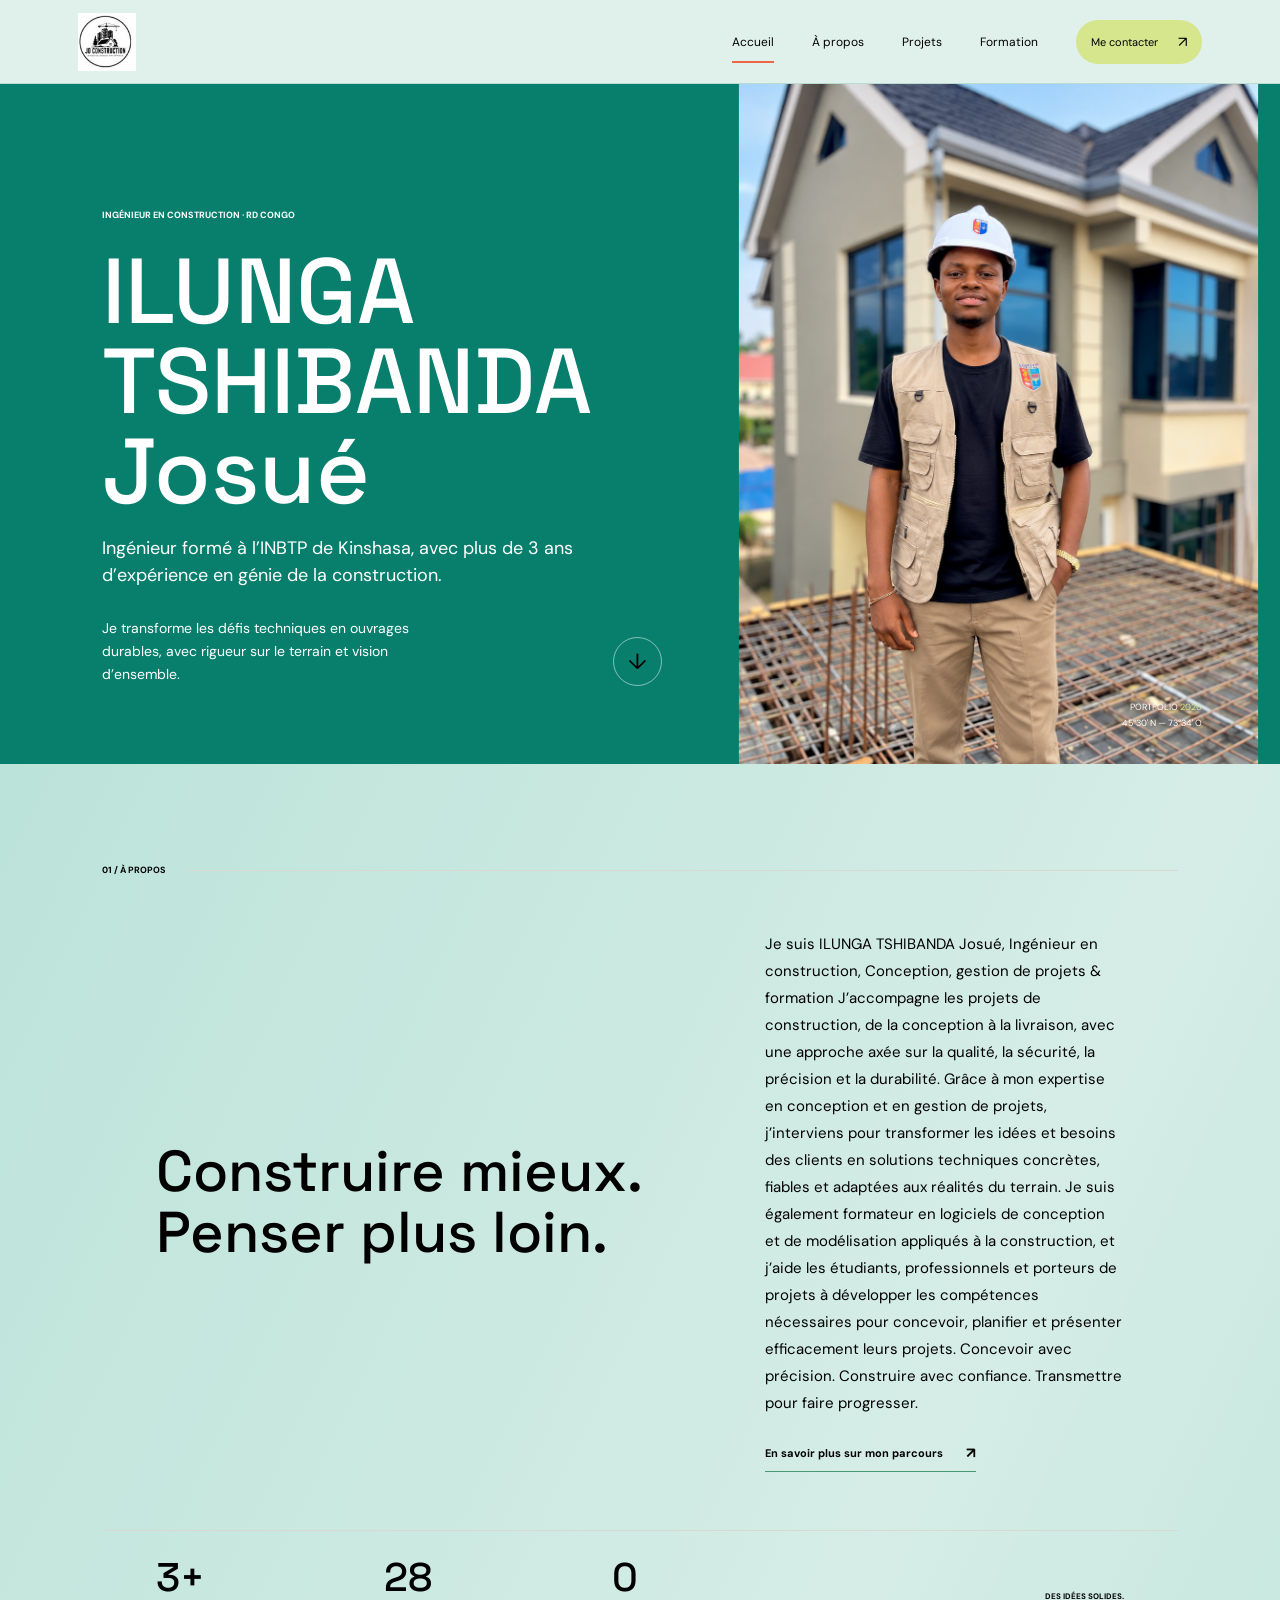
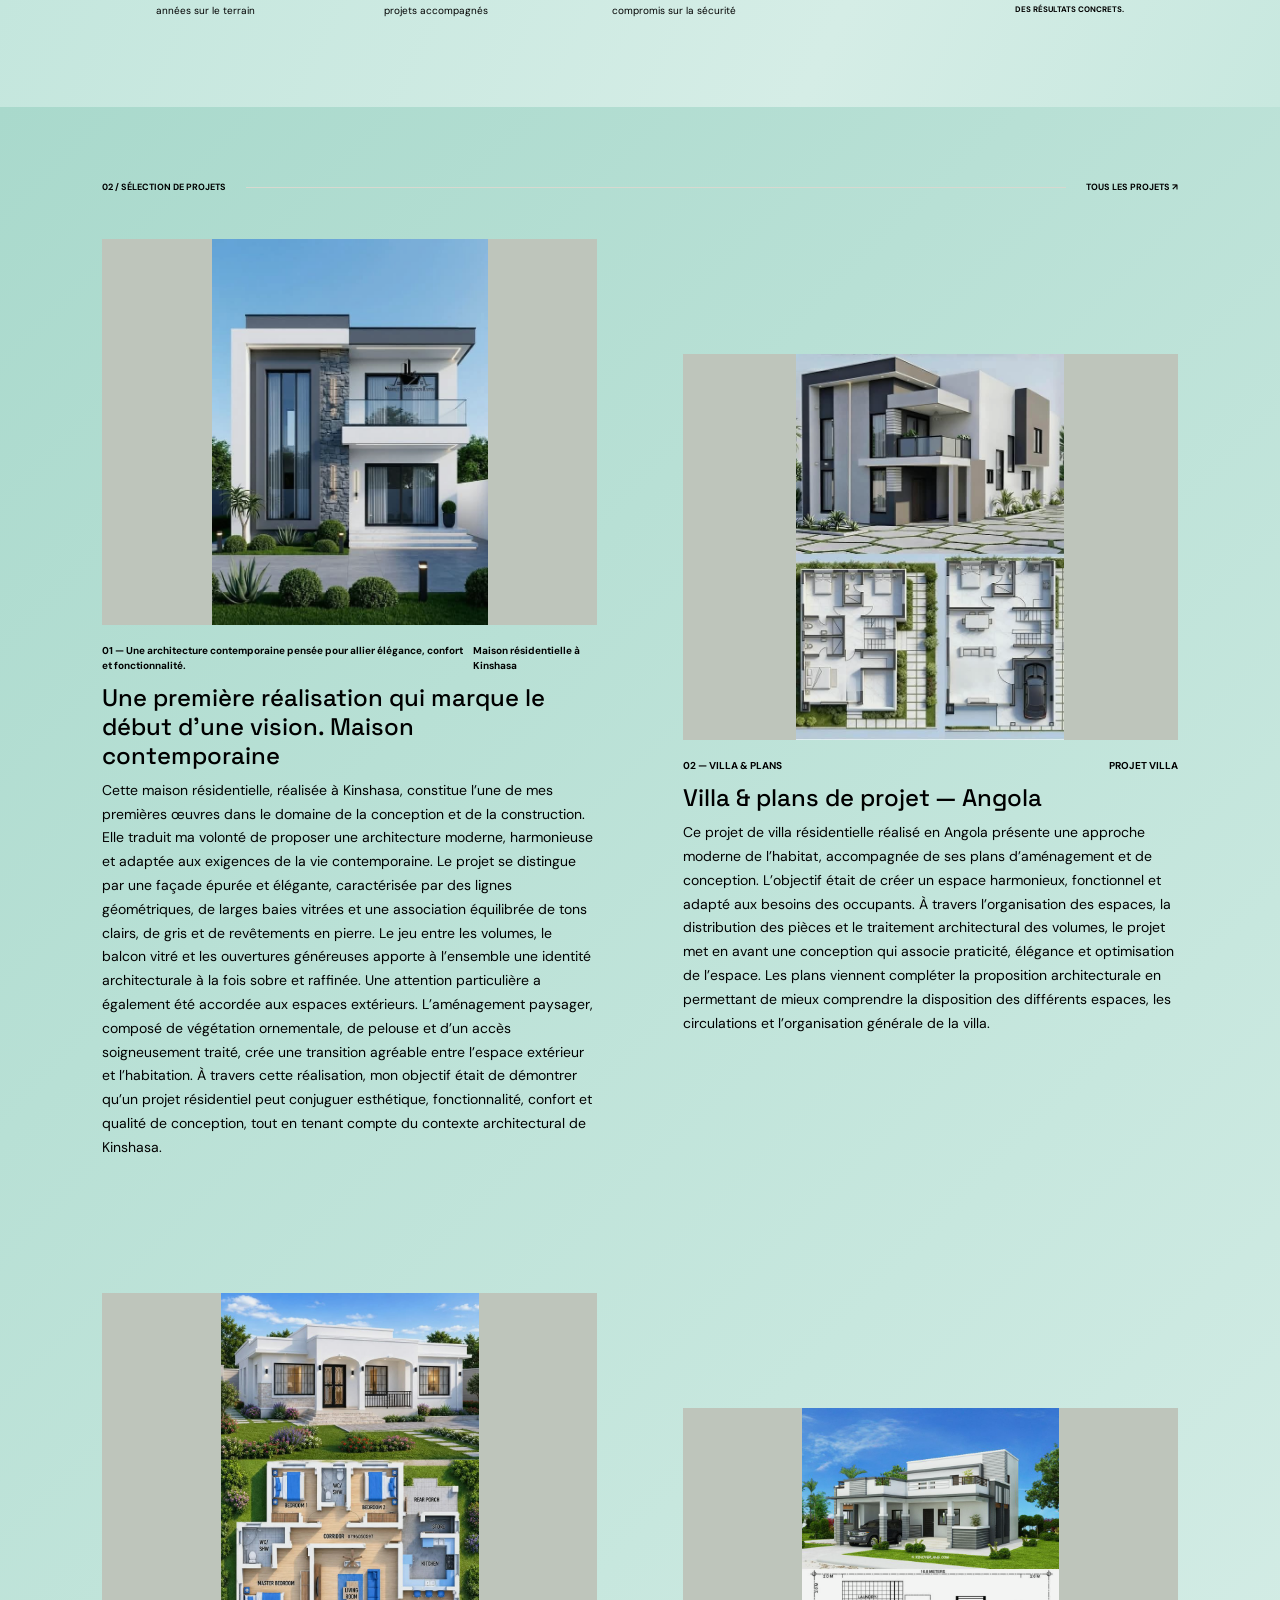
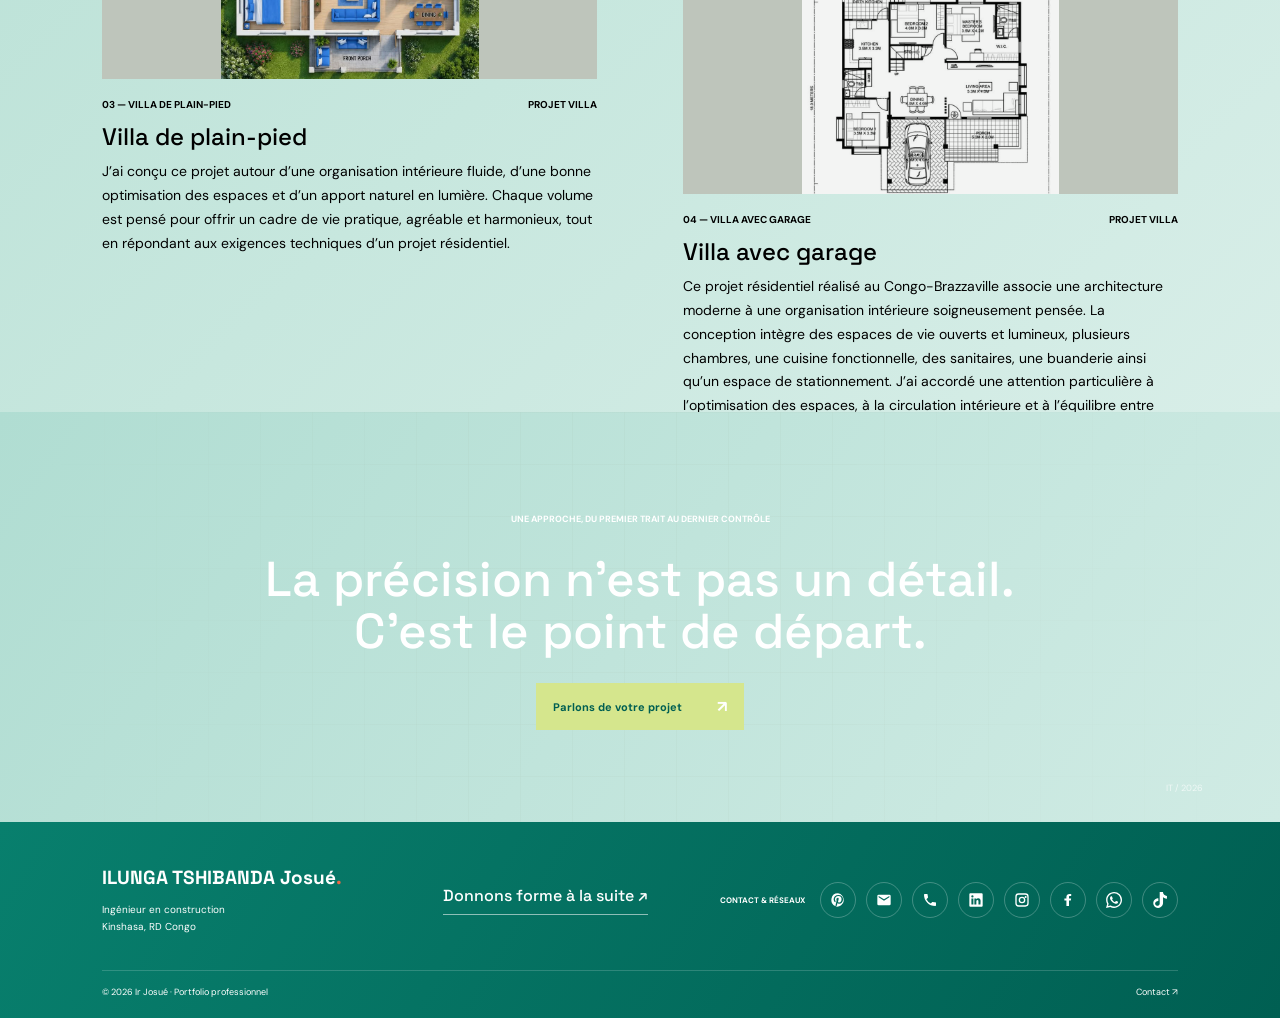
<file: index.html>
<!doctype html>
<html lang="fr">
<head>
  <meta charset="utf-8">
  <meta name="viewport" content="width=device-width, initial-scale=1">
  <meta name="theme-color" content="#1c2923">
  <meta name="description" content="Portfolio de ILUNGA TSHIBANDA Josué, ingénieur en construction. Des projets conçus avec précision, du premier plan à la livraison.">
  <title>Ilunga Tshibanda Josué</title>
  <link rel="preconnect" href="https://fonts.googleapis.com">
  <link rel="preconnect" href="https://fonts.gstatic.com" crossorigin>
  <link href="https://fonts.googleapis.com/css2?family=DM+Sans:wght@400;500;600;700&family=Space+Grotesk:wght@400;500;600;700&display=swap" rel="stylesheet">
  <link rel="stylesheet" href="styles.css">
  <script src="script.js" defer></script>
</head>
<body>
  <header class="site-header">
    <a class="wordmark" href="index.html" aria-label="ILUNGA TSHIBANDA Josué, accueil"><img class="wordmark-logo" src="logos/logo.png" alt="Logo JO Construction"></a>
    <button class="menu-toggle" type="button" aria-expanded="false" aria-controls="main-nav" aria-label="Ouvrir le menu"><span></span><span></span></button>
    <nav class="main-nav" id="main-nav" aria-label="Navigation principale">
      <a class="nav-link active" aria-current="page" href="index.html">Accueil</a>
      <a class="nav-link" href="apropos.html">À propos</a>
      <a class="nav-link" href="projets.html">Projets</a>
      <a class="nav-link" href="formation.html">Formation</a>
      <a class="nav-contact" href="contact.html">Me contacter <span aria-hidden="true">↗</span></a>
    </nav>
  </header>

  <main>
    <section class="home-hero">
      <img class="hero-photo" src="images/Photo%20de%20josu%C3%A9.png" alt="Portrait de Josué Ilunga Tshibanda sur un chantier" fetchpriority="high" decoding="async">
      <div class="hero-content">
        <p class="eyebrow light-eyebrow">INGÉNIEUR EN CONSTRUCTION · RD CONGO</p>
        <h2>ILUNGA TSHIBANDA Josué</h2>
        <p class="hero-subtitle">Ingénieur formé à l’INBTP de Kinshasa, avec plus de 3 ans d’expérience en génie de la construction.</p>
        <div class="hero-bottom">
          <p>Je transforme les défis techniques en ouvrages durables, avec rigueur sur le terrain et vision d’ensemble.</p>
          <a class="round-link" href="projets.html" aria-label="Découvrir les projets"><span>↓</span></a>
        </div>
      </div>
      <div class="hero-index">PORTFOLIO <span>2026</span><br>45°30' N — 73°34' O</div>
    </section>

    <section class="intro-section section-wrap reveal">
      <div class="section-kicker"><span>01 / À PROPOS</span><span class="rule"></span></div>
      <div class="intro-grid">
        <h2>Construire mieux.<br><span>Penser plus loin.</span></h2>
        <div class="intro-copy">
          <p class="lead">Je suis ILUNGA TSHIBANDA Josué, Ingénieur en construction, Conception, gestion de projets & formation

J’accompagne les projets de construction, de la conception à la livraison, avec une approche axée sur la qualité, la sécurité, la précision et la durabilité.

Grâce à mon expertise en conception et en gestion de projets, j’interviens pour transformer les idées et besoins des clients en solutions techniques concrètes, fiables et adaptées aux réalités du terrain.

Je suis également formateur en logiciels de conception et de modélisation appliqués à la construction, et j’aide les étudiants, professionnels et porteurs de projets à développer les compétences nécessaires pour concevoir, planifier et présenter efficacement leurs projets.

Concevoir avec précision. Construire avec confiance. Transmettre pour faire progresser.
</p>
          <a class="text-link" href="apropos.html">En savoir plus sur mon parcours <span aria-hidden="true">↗</span></a>
        </div>
      </div>
      <div class="metric-row">
        <div class="metric"><strong>3<span>+</span></strong><span>années sur le terrain</span></div>
        <div class="metric"><strong>28</strong><span>projets accompagnés</span></div>
        <div class="metric"><strong>0</strong><span>compromis sur la sécurité</span></div>
        <p class="metric-note">DES IDÉES SOLIDES.<br>DES RÉSULTATS CONCRETS.</p>
      </div>
    </section>

    <section class="featured-section">
      <div class="section-wrap">
        <div class="section-kicker"><span>02 / SÉLECTION DE PROJETS</span><span class="rule"></span><a href="projets.html">TOUS LES PROJETS ↗</a></div>
        <div class="featured-grid">
          <article class="project-card project-card-large reveal">
            <a class="project-image" href="images/maison01.jpg" aria-label="Voir la maison contemporaine 1"><img src="images/maison01.jpg" alt="Maison contemporaine à deux étages avec façade en pierre" loading="lazy" decoding="async"></a>
            <div class="project-meta"><span>01 — Une architecture contemporaine pensée pour allier élégance, confort et fonctionnalité. </span><span>Maison résidentielle à Kinshasa</span></div>
            <h3>Une première réalisation qui marque le début d’une vision. Maison contemporaine</h3>
            <p>Cette maison résidentielle, réalisée à Kinshasa, constitue l’une de mes premières œuvres dans le domaine de la conception et de la construction. Elle traduit ma volonté de proposer une architecture moderne, harmonieuse et adaptée aux exigences de la vie contemporaine.
Le projet se distingue par une façade épurée et élégante, caractérisée par des lignes géométriques, de larges baies vitrées et une association équilibrée de tons clairs, de gris et de revêtements en pierre. Le jeu entre les volumes, le balcon vitré et les ouvertures généreuses apporte à l’ensemble une identité architecturale à la fois sobre et raffinée.
Une attention particulière a également été accordée aux espaces extérieurs. L’aménagement paysager, composé de végétation ornementale, de pelouse et d’un accès soigneusement traité, crée une transition agréable entre l’espace extérieur et l’habitation.
À travers cette réalisation, mon objectif était de démontrer qu’un projet résidentiel peut conjuguer esthétique, fonctionnalité, confort et qualité de conception, tout en tenant compte du contexte architectural de Kinshasa.</p>
          </article>
          <article class="project-card project-card-offset reveal">
            <a class="project-image" href="images/maison02.jpg" aria-label="Voir la maison avec ses plans"><img src="images/maison02.jpg" alt="Maison moderne accompagnée de plans d’aménagement" loading="lazy" decoding="async"></a>
            <div class="project-meta"><span>02 — VILLA & PLANS</span><span>PROJET VILLA</span></div>
            <h3>Villa & plans de projet — Angola</h3>
            <p>Ce projet de villa résidentielle réalisé en Angola présente une approche moderne de l’habitat, accompagnée de ses plans d’aménagement et de conception. L’objectif était de créer un espace harmonieux, fonctionnel et adapté aux besoins des occupants.
À travers l’organisation des espaces, la distribution des pièces et le traitement architectural des volumes, le projet met en avant une conception qui associe praticité, élégance et optimisation de l’espace.
Les plans viennent compléter la proposition architecturale en permettant de mieux comprendre la disposition des différents espaces, les circulations et l’organisation générale de la villa.</p>
          </article>
          <article class="project-card project-card-large reveal">
            <a class="project-image" href="images/maison03.jpg" aria-label="Voir la villa de plain-pied"><img src="images/maison03.jpg" alt="Villa blanche de plain-pied et plan intérieur aménagé" loading="lazy" decoding="async"></a>
            <div class="project-meta"><span>03 — VILLA DE PLAIN-PIED</span><span>PROJET VILLA</span></div>
            <h3>Villa de plain-pied</h3>
            <p>J’ai conçu ce projet autour d’une organisation intérieure fluide, d’une bonne optimisation des espaces et d’un apport naturel en lumière. Chaque volume est pensé pour offrir un cadre de vie pratique, agréable et harmonieux, tout en répondant aux exigences techniques d’un projet résidentiel.</p>
          </article>
          <article class="project-card project-card-offset reveal">
            <a class="project-image" href="images/maison04.jpg" aria-label="Voir la villa contemporaine avec garage"><img src="images/maison04.jpg" alt="Villa contemporaine à étage avec garage et plan architectural" loading="lazy" decoding="async"></a>
            <div class="project-meta"><span>04 — VILLA AVEC GARAGE</span><span>PROJET VILLA</span></div>
            <h3>Villa avec garage</h3>
            <p>Ce projet résidentiel réalisé au Congo-Brazzaville associe une architecture moderne à une organisation intérieure soigneusement pensée. La conception intègre des espaces de vie ouverts et lumineux, plusieurs chambres, une cuisine fonctionnelle, des sanitaires, une buanderie ainsi qu’un espace de stationnement.
J’ai accordé une attention particulière à l’optimisation des espaces, à la circulation intérieure et à l’équilibre entre esthétique architecturale et exigences fonctionnelles.</p>
          </article>
        </div>
      </div>   
    </section>

    <section class="statement-section reveal">
      <p class="eyebrow">UNE APPROCHE, DU PREMIER TRAIT AU DERNIER CONTRÔLE</p>
      <h2>La précision n’est pas un détail.<br><span>C’est le point de départ.</span></h2>
      <a class="button button-light" href="contact.html">Parlons de votre projet <span aria-hidden="true">↗</span></a>
      <div class="statement-number">IT / 2026</div>
    </section>
  </main>

  <footer class="site-footer">
    <div class="footer-identity">
      <a class="footer-brand" href="index.html">ILUNGA TSHIBANDA Josué<span>.</span></a>
      <p>Ingénieur en construction<br>Kinshasa, RD Congo</p>
    </div>
    <a class="footer-email" href="contact.html">Donnons forme à la suite <span>↗</span></a>
    <div class="footer-social">
      <span class="footer-social-label">CONTACT & RÉSEAUX</span>
      <a href="https://pin.it/3JtWqVJbp" target="_blank" rel="noopener noreferrer" aria-label="Pinterest" title="Pinterest">
        <svg viewBox="0 0 24 24" aria-hidden="true"><path d="M12 2a10 10 0 0 0-3.64 19.31c-.02-.78 0-1.72.19-2.57l1.38-5.83s-.34-.68-.34-1.68c0-1.57.91-2.74 2.04-2.74.96 0 1.42.72 1.42 1.58 0 .97-.62 2.42-.94 3.77-.27 1.13.57 2.05 1.68 2.05 2.02 0 3.58-2.13 3.58-5.21 0-2.72-1.96-4.62-4.76-4.62-3.24 0-5.15 2.43-5.15 4.94 0 .98.38 2.03.85 2.6.09.11.11.21.08.33l-.31 1.27c-.05.2-.16.24-.37.14-1.38-.64-2.24-2.67-2.24-4.29 0-3.49 2.54-6.7 7.32-6.7 3.84 0 6.83 2.74 6.83 6.4 0 3.82-2.41 6.9-5.76 6.9-1.13 0-2.2-.59-2.56-1.29l-.7 2.67c-.25.97-.93 2.19-1.39 2.93A10 10 0 1 0 12 2Z"/></svg>
      </a>
      <a href="mailto:joconstruction683@gmail.com" aria-label="Envoyer un courriel" title="Gmail">
        <svg viewBox="0 0 24 24" aria-hidden="true"><path d="M20 4H4a2 2 0 0 0-2 2v12a2 2 0 0 0 2 2h16a2 2 0 0 0 2-2V6a2 2 0 0 0-2-2Zm0 4-8 5L4 8V6l8 5 8-5Z"/></svg>
      </a>
      <a href="tel:+243897374531" aria-label="Appeler le +243 897 374 531" title="Téléphone">
        <svg viewBox="0 0 24 24" aria-hidden="true"><path d="M6.62 10.79a15.05 15.05 0 0 0 6.59 6.59l2.2-2.2a1 1 0 0 1 1.02-.24c1.12.37 2.33.56 3.57.56a1 1 0 0 1 1 1V20a1 1 0 0 1-1 1C10.61 21 3 13.39 3 4a1 1 0 0 1 1-1h3.5a1 1 0 0 1 1 1c0 1.24.19 2.45.56 3.57a1 1 0 0 1-.25 1.02Z"/></svg>
      </a>
      <a href="https://www.linkedin.com/in/jo-construction-244385346?utm_source=share_via&utm_content=profile&utm_medium=member_ios" target="_blank" rel="noopener noreferrer" aria-label="LinkedIn" title="LinkedIn">
        <svg viewBox="0 0 24 24" aria-hidden="true"><path d="M20.45 2H3.55A1.55 1.55 0 0 0 2 3.55v16.9A1.55 1.55 0 0 0 3.55 22h16.9A1.55 1.55 0 0 0 22 20.45V3.55A1.55 1.55 0 0 0 20.45 2ZM8.09 18.67H5.1v-9h2.99ZM6.6 8.43a1.73 1.73 0 1 1 0-3.46 1.73 1.73 0 0 1 0 3.46Zm12.07 10.24h-2.98v-4.38c0-1.05-.02-2.4-1.46-2.4-1.47 0-1.69 1.14-1.69 2.33v4.45H9.56v-9h2.86v1.23h.04a3.14 3.14 0 0 1 2.82-1.55c3.02 0 3.58 1.99 3.58 4.58Z"/></svg>
      </a>
      <a href="https://www.instagram.com/qr/" target="_blank" rel="noopener noreferrer" aria-label="Instagram" title="Instagram">
        <svg viewBox="0 0 24 24" aria-hidden="true"><path d="M7 2h10a5 5 0 0 1 5 5v10a5 5 0 0 1-5 5H7a5 5 0 0 1-5-5V7a5 5 0 0 1 5-5Zm0 2a3 3 0 0 0-3 3v10a3 3 0 0 0 3 3h10a3 3 0 0 0 3-3V7a3 3 0 0 0-3-3Zm5 3a5 5 0 1 1 0 10 5 5 0 0 1 0-10Zm0 2a3 3 0 1 0 0 6 3 3 0 0 0 0-6Zm5.5-3a1.5 1.5 0 1 1 0 3 1.5 1.5 0 0 1 0-3Z"/></svg>
      </a>
      <a href="https://www.facebook.com/share/1JwwKWiERQ/?mibextid=wwXIfr" target="_blank" rel="noopener noreferrer" aria-label="Facebook" title="Facebook">
        <svg viewBox="0 0 24 24" aria-hidden="true"><path d="M13.5 21v-8.2h2.76l.41-3.2H13.5V7.56c0-.93.26-1.56 1.6-1.56h1.7V3.14C16.5 3.05 15.4 3 14.1 3c-2.66 0-4.48 1.62-4.48 4.6v2H6.6v3.2h3.02V21Z"/></svg>
      </a>
      <a href="https://wa.me/243897374531" target="_blank" rel="noopener noreferrer" aria-label="WhatsApp de Josué" title="WhatsApp">
        <svg viewBox="0 0 24 24" aria-hidden="true"><path d="M20.52 3.48A11.84 11.84 0 0 0 12.08 0C5.5 0 .15 5.35.15 11.93c0 2.1.55 4.17 1.6 5.98L.05 24l6.24-1.64a11.9 11.9 0 0 0 5.78 1.48h.01c6.58 0 11.93-5.35 11.93-11.93 0-3.19-1.24-6.19-3.49-8.43ZM12.08 21.8a9.9 9.9 0 0 1-5.04-1.38l-.36-.21-3.7.97.99-3.61-.24-.37a9.83 9.83 0 0 1-1.51-5.27c0-5.44 4.43-9.87 9.88-9.87a9.8 9.8 0 0 1 6.99 2.9 9.8 9.8 0 0 1 2.89 6.98c0 5.45-4.43 9.88-9.88 9.88Zm5.42-7.4c-.3-.15-1.76-.87-2.03-.97-.27-.1-.47-.15-.67.15-.2.3-.77.97-.95 1.17-.17.2-.35.22-.65.07-.3-.15-1.25-.46-2.38-1.47-.88-.78-1.47-1.75-1.64-2.04-.17-.3-.02-.46.13-.6.13-.13.3-.35.45-.52.15-.18.2-.3.3-.5.1-.2.05-.38-.03-.53-.07-.15-.67-1.62-.92-2.22-.24-.58-.49-.5-.67-.51h-.57c-.2 0-.52.07-.8.37-.27.3-1.04 1.02-1.04 2.49s1.07 2.89 1.22 3.09c.15.2 2.1 3.2 5.09 4.49.71.3 1.26.49 1.69.63.71.22 1.36.19 1.87.12.57-.08 1.76-.72 2.01-1.42.25-.7.25-1.3.17-1.42-.07-.12-.27-.2-.57-.35Z"/></svg>
      </a>
      <a href="https://www.tiktok.com/@jocibanda03?_r=1&_t=ZS-9AC5cjarfUq" target="_blank" rel="noopener noreferrer" aria-label="TikTok" title="TikTok">
        <svg viewBox="0 0 24 24" aria-hidden="true"><path d="M12.525.02c1.31-.02 2.61-.01 3.91-.02.08 1.53.63 3.09 1.75 4.17 1.12 1.1 2.7 1.59 4.23 1.75v4.03c-1.44-.05-2.89-.35-4.2-.97-.57-.26-1.1-.6-1.62-.95-.01 2.92.01 5.84-.02 8.75-.08 1.4-.54 2.78-1.35 3.93-1.3 1.89-3.55 3.12-5.85 3.16-1.41.08-2.83-.3-4.04-1.04-2.01-1.23-3.38-3.52-3.42-5.88-.13-1.46.28-2.93 1.04-4.18 1.22-2.04 3.51-3.45 5.9-3.48.22-.02.44-.01.66 0v4.14c-1.38-.05-2.8.39-3.8 1.39-.73.68-1.14 1.7-1.04 2.71.11 1.18.83 2.31 1.89 2.85 1.03.53 2.33.49 3.32-.11 1.05-.62 1.7-1.84 1.67-3.05.02-6.4 0-12.8.03-19.2Z"/></svg>
      </a>
    </div>
    <div class="footer-bottom">
      <small>© <span data-year></span> Ir Josué · Portfolio professionnel</small>
      <a href="contact.html">Contact <span aria-hidden="true">↗</span></a>
    </div>
  </footer>
</body>
</html>
</file>
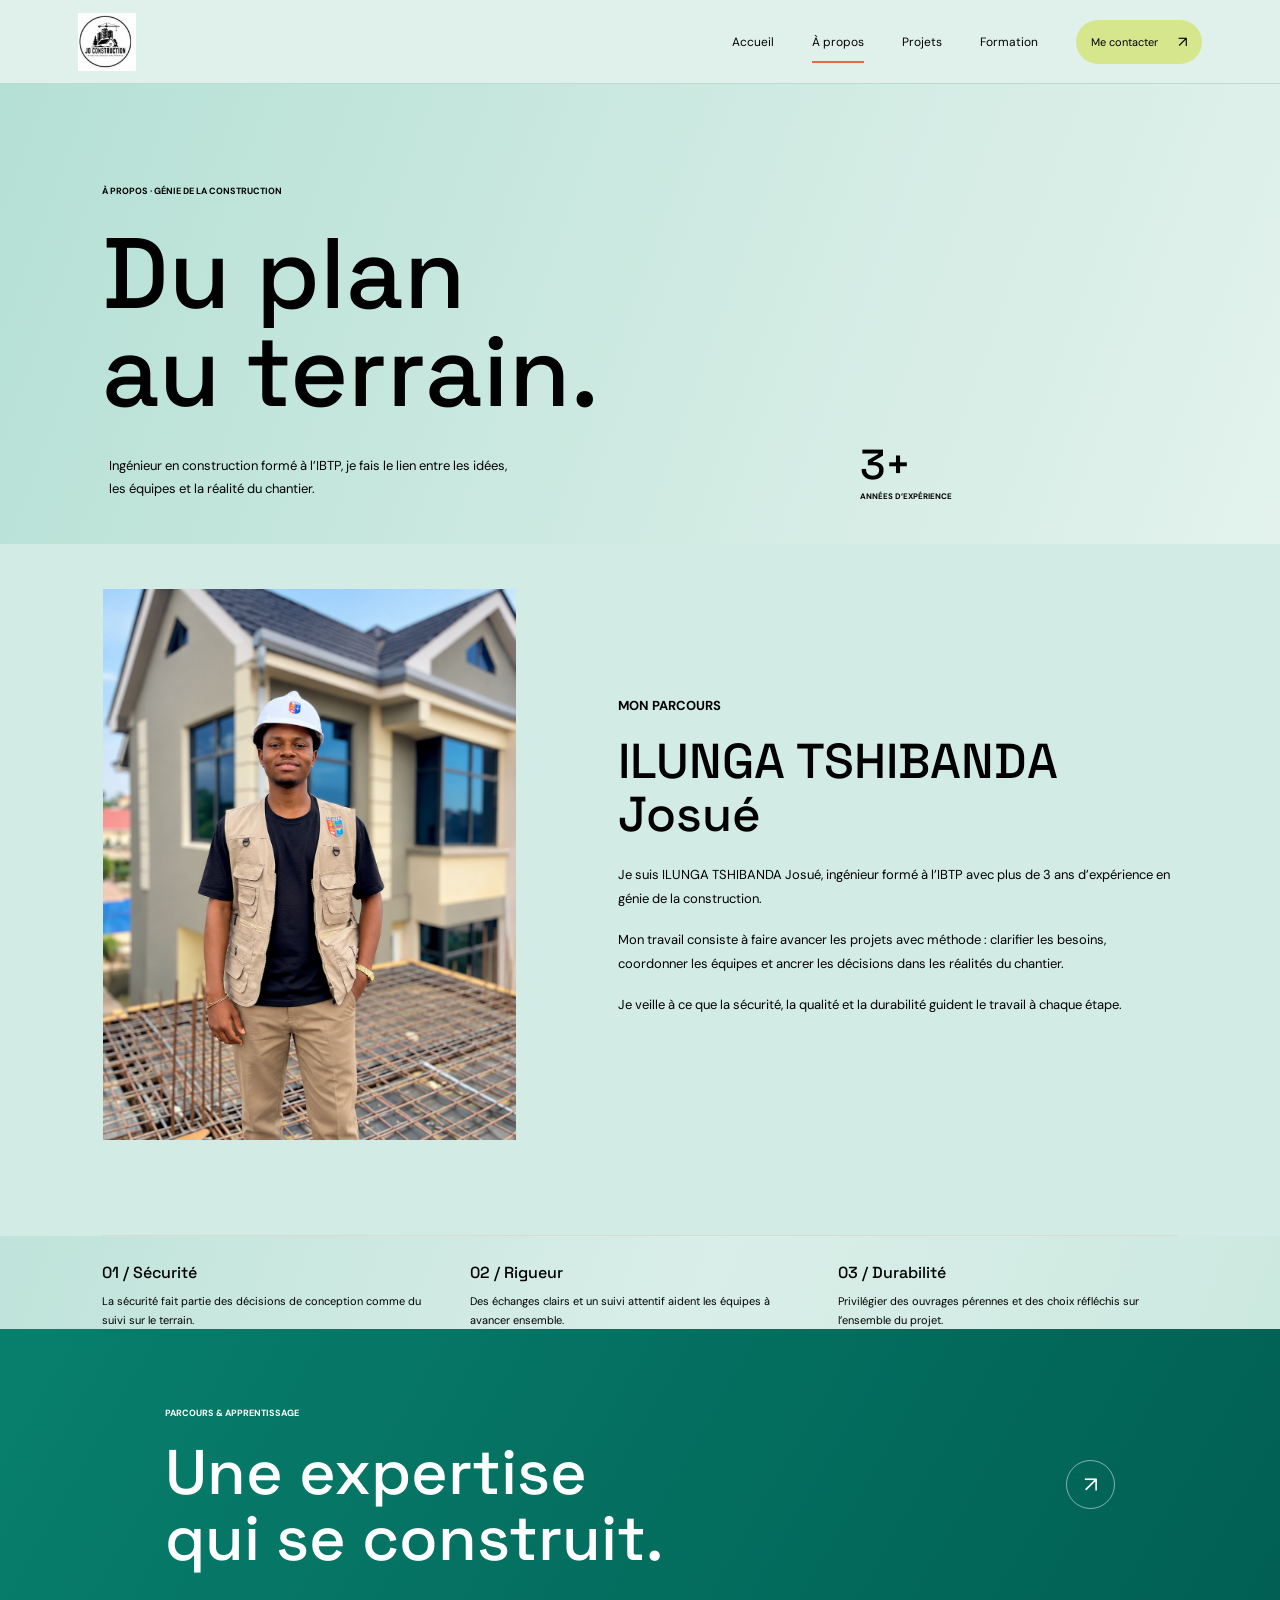
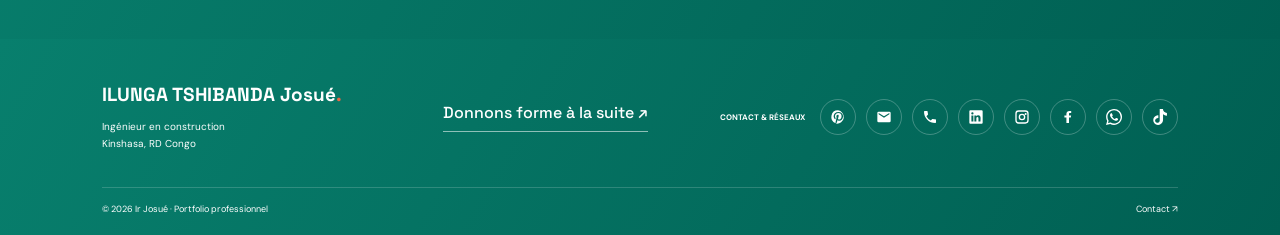
<file: apropos.html>
<!doctype html>
<html lang="fr">
<head>
  <meta charset="utf-8">
  <meta name="viewport" content="width=device-width, initial-scale=1">
  <meta name="theme-color" content="#1c2923">
  <meta name="description" content="Découvrez le parcours de Josué Ilunga Tshibanda, ingénieur formé à l’IBTP et spécialisé en génie de la construction.">
  <title>À propos — Josué Ilunga Tshibanda, ingénieur en construction</title>
  <link rel="preconnect" href="https://fonts.googleapis.com">
  <link rel="preconnect" href="https://fonts.gstatic.com" crossorigin>
  <link href="https://fonts.googleapis.com/css2?family=DM+Sans:wght@400;500;600;700&family=Space+Grotesk:wght@400;500;600;700&display=swap" rel="stylesheet">
  <link rel="stylesheet" href="styles.css">
  <script src="script.js" defer></script>
</head>
<body>
  <header class="site-header">
    <a class="wordmark" href="index.html" aria-label="ILUNGA TSHIBANDA Josué, accueil"><img class="wordmark-logo" src="logos/logo.png" alt="Logo JO Construction"></a>
    <button class="menu-toggle" type="button" aria-expanded="false" aria-controls="main-nav" aria-label="Ouvrir le menu"><span></span><span></span></button>
    <nav class="main-nav" id="main-nav" aria-label="Navigation principale">
      <a class="nav-link" href="index.html">Accueil</a>
      <a class="nav-link active" aria-current="page" href="apropos.html">À propos</a>
      <a class="nav-link" href="projets.html">Projets</a>
      <a class="nav-link" href="formation.html">Formation</a>
      <a class="nav-contact" href="contact.html">Me contacter <span aria-hidden="true">↗</span></a>
    </nav>
  </header>

  <main>
    <section class="page-heading section-wrap">
      <p class="eyebrow">À PROPOS · GÉNIE DE LA CONSTRUCTION</p>
      <h1>Du plan<br><span>au terrain.</span></h1>
      <div class="page-heading-bottom"><p>Ingénieur en construction formé à l’IBTP, je fais le lien entre les idées, les équipes et la réalité du chantier.</p><span class="display-count">3+<small>ANNÉES D’EXPÉRIENCE</small></span></div>
    </section>

    <section class="about-profile section-wrap">
      <img class="about-portrait" src="images/Photo%20de%20josu%C3%A9.png" alt="Portrait de Josué Ilunga Tshibanda" loading="eager" decoding="async">
      <div class="about-copy">
        <p class="eyebrow">MON PARCOURS</p>
        <h2>ILUNGA TSHIBANDA Josué</h2>
        <p>Je suis ILUNGA TSHIBANDA Josué, ingénieur formé à l’IBTP avec plus de 3 ans d’expérience en génie de la construction.</p>
        <p>Mon travail consiste à faire avancer les projets avec méthode : clarifier les besoins, coordonner les équipes et ancrer les décisions dans les réalités du chantier.</p>
        <p>Je veille à ce que la sécurité, la qualité et la durabilité guident le travail à chaque étape.</p>
      </div>
    </section>

    <section class="section-wrap about-principles" aria-label="Principes de travail">
      <article class="about-principle"><strong>01 / Sécurité</strong><p>La sécurité fait partie des décisions de conception comme du suivi sur le terrain.</p></article>
      <article class="about-principle"><strong>02 / Rigueur</strong><p>Des échanges clairs et un suivi attentif aident les équipes à avancer ensemble.</p></article>
      <article class="about-principle"><strong>03 / Durabilité</strong><p>Privilégier des ouvrages pérennes et des choix réfléchis sur l’ensemble du projet.</p></article>
    </section>

    <section class="project-cta"><div><p class="eyebrow light-eyebrow">PARCOURS & APPRENTISSAGE</p><h2>Une expertise<br><span>qui se construit.</span></h2></div><a class="round-link" href="formation.html" aria-label="Découvrir ma formation"><span>↗</span></a></section>
  </main>

  <footer class="site-footer">
    <div class="footer-identity"><a class="footer-brand" href="index.html">ILUNGA TSHIBANDA Josué<span>.</span></a><p>Ingénieur en construction<br>Kinshasa, RD Congo</p></div>
    <a class="footer-email" href="contact.html">Donnons forme à la suite <span>↗</span></a>
    <div class="footer-social">
      <span class="footer-social-label">CONTACT &amp; RÉSEAUX</span>
      <a href="https://pin.it/3JtWqVJbp" target="_blank" rel="noopener noreferrer" aria-label="Pinterest" title="Pinterest"><svg viewBox="0 0 24 24" aria-hidden="true"><path d="M12 2a10 10 0 0 0-3.64 19.31c-.02-.78 0-1.72.19-2.57l1.38-5.83s-.34-.68-.34-1.68c0-1.57.91-2.74 2.04-2.74.96 0 1.42.72 1.42 1.58 0 .97-.62 2.42-.94 3.77-.27 1.13.57 2.05 1.68 2.05 2.02 0 3.58-2.13 3.58-5.21 0-2.72-1.96-4.62-4.76-4.62-3.24 0-5.15 2.43-5.15 4.94 0 .98.38 2.03.85 2.6.09.11.11.21.08.33l-.31 1.27c-.05.2-.16.24-.37.14-1.38-.64-2.24-2.67-2.24-4.29 0-3.49 2.54-6.7 7.32-6.7 3.84 0 6.83 2.74 6.83 6.4 0 3.82-2.41 6.9-5.76 6.9-1.13 0-2.2-.59-2.56-1.29l-.7 2.67c-.25.97-.93 2.19-1.39 2.93A10 10 0 1 0 12 2Z"/></svg></a>
      <a href="mailto:joconstruction683@gmail.com" aria-label="Envoyer un courriel" title="Gmail"><svg viewBox="0 0 24 24" aria-hidden="true"><path d="M20 4H4a2 2 0 0 0-2 2v12a2 2 0 0 0 2 2h16a2 2 0 0 0 2-2V6a2 2 0 0 0-2-2Zm0 4-8 5L4 8V6l8 5 8-5Z"/></svg></a>
      <a href="tel:+243897374531" aria-label="Appeler le +243 897 374 531" title="Téléphone"><svg viewBox="0 0 24 24" aria-hidden="true"><path d="M6.62 10.79a15.05 15.05 0 0 0 6.59 6.59l2.2-2.2a1 1 0 0 1 1.02-.24c1.12.37 2.33.56 3.57.56a1 1 0 0 1 1 1V20a1 1 0 0 1-1 1C10.61 21 3 13.39 3 4a1 1 0 0 1 1-1h3.5a1 1 0 0 1 1 1c0 1.24.19 2.45.56 3.57a1 1 0 0 1-.25 1.02Z"/></svg></a>
      <a href="https://www.linkedin.com/in/jo-construction-244385346?utm_source=share_via&amp;utm_content=profile&amp;utm_medium=member_ios" target="_blank" rel="noopener noreferrer" aria-label="LinkedIn" title="LinkedIn"><svg viewBox="0 0 24 24" aria-hidden="true"><path d="M20.45 2H3.55A1.55 1.55 0 0 0 2 3.55v16.9A1.55 1.55 0 0 0 3.55 22h16.9A1.55 1.55 0 0 0 22 20.45V3.55A1.55 1.55 0 0 0 20.45 2ZM8.09 18.67H5.1v-9h2.99ZM6.6 8.43a1.73 1.73 0 1 1 0-3.46 1.73 1.73 0 0 1 0 3.46Zm12.07 10.24h-2.98v-4.38c0-1.05-.02-2.4-1.46-2.4-1.47 0-1.69 1.14-1.69 2.33v4.45H9.56v-9h2.86v1.23h.04a3.14 3.14 0 0 1 2.82-1.55c3.02 0 3.58 1.99 3.58 4.58Z"/></svg></a>
      <a href="https://www.instagram.com/qr/" target="_blank" rel="noopener noreferrer" aria-label="Instagram" title="Instagram"><svg viewBox="0 0 24 24" aria-hidden="true"><path d="M7 2h10a5 5 0 0 1 5 5v10a5 5 0 0 1-5 5H7a5 5 0 0 1-5-5V7a5 5 0 0 1 5-5Zm0 2a3 3 0 0 0-3 3v10a3 3 0 0 0 3 3h10a3 3 0 0 0 3-3V7a3 3 0 0 0-3-3Zm5 3a5 5 0 1 1 0 10 5 5 0 0 1 0-10Zm0 2a3 3 0 1 0 0 6 3 3 0 0 0 0-6Zm5.5-3a1.5 1.5 0 1 1 0 3 1.5 1.5 0 0 1 0-3Z"/></svg></a>
      <a href="https://www.facebook.com/share/1JwwKWiERQ/?mibextid=wwXIfr" target="_blank" rel="noopener noreferrer" aria-label="Facebook" title="Facebook"><svg viewBox="0 0 24 24" aria-hidden="true"><path d="M13.5 21v-8.2h2.76l.41-3.2H13.5V7.56c0-.93.26-1.56 1.6-1.56h1.7V3.14C16.5 3.05 15.4 3 14.1 3c-2.66 0-4.48 1.62-4.48 4.6v2H6.6v3.2h3.02V21Z"/></svg></a>
      <a href="https://wa.me/243897374531" target="_blank" rel="noopener noreferrer" aria-label="WhatsApp de Josué" title="WhatsApp"><svg viewBox="0 0 24 24" aria-hidden="true"><path d="M20.52 3.48A11.84 11.84 0 0 0 12.08 0C5.5 0 .15 5.35.15 11.93c0 2.1.55 4.17 1.6 5.98L.05 24l6.24-1.64a11.9 11.9 0 0 0 5.78 1.48h.01c6.58 0 11.93-5.35 11.93-11.93 0-3.19-1.24-6.19-3.49-8.43ZM12.08 21.8a9.9 9.9 0 0 1-5.04-1.38l-.36-.21-3.7.97.99-3.61-.24-.37a9.83 9.83 0 0 1-1.51-5.27c0-5.44 4.43-9.87 9.88-9.87a9.8 9.8 0 0 1 6.99 2.9 9.8 9.8 0 0 1 2.89 6.98c0 5.45-4.43 9.88-9.88 9.88Zm5.42-7.4c-.3-.15-1.76-.87-2.03-.97-.27-.1-.47-.15-.67.15-.2.3-.77.97-.95 1.17-.17.2-.35.22-.65.07-.3-.15-1.25-.46-2.38-1.47-.88-.78-1.47-1.75-1.64-2.04-.17-.3-.02-.46.13-.6.13-.13.3-.35.45-.52.15-.18.2-.3.3-.5.1-.2.05-.38-.03-.53-.07-.15-.67-1.62-.92-2.22-.24-.58-.49-.5-.67-.51h-.57c-.2 0-.52.07-.8.37-.27.3-1.04 1.02-1.04 2.49s1.07 2.89 1.22 3.09c.15.2 2.1 3.2 5.09 4.49.71.3 1.26.49 1.69.63.71.22 1.36.19 1.87.12.57-.08 1.76-.72 2.01-1.42.25-.7.25-1.3.17-1.42-.07-.12-.27-.2-.57-.35Z"/></svg></a>
      <a href="https://www.tiktok.com/@jocibanda03?_r=1&amp;_t=ZS-9AC5cjarfUq" target="_blank" rel="noopener noreferrer" aria-label="TikTok" title="TikTok"><svg viewBox="0 0 24 24" aria-hidden="true"><path d="M12.525.02c1.31-.02 2.61-.01 3.91-.02.08 1.53.63 3.09 1.75 4.17 1.12 1.1 2.7 1.59 4.23 1.75v4.03c-1.44-.05-2.89-.35-4.2-.97-.57-.26-1.1-.6-1.62-.95-.01 2.92.01 5.84-.02 8.75-.08 1.4-.54 2.78-1.35 3.93-1.3 1.89-3.55 3.12-5.85 3.16-1.41.08-2.83-.3-4.04-1.04-2.01-1.23-3.38-3.52-3.42-5.88-.13-1.46.28-2.93 1.04-4.18 1.22-2.04 3.51-3.45 5.9-3.48.22-.02.44-.01.66 0v4.14c-1.38-.05-2.8.39-3.8 1.39-.73.68-1.14 1.7-1.04 2.71.11 1.18.83 2.31 1.89 2.85 1.03.53 2.33.49 3.32-.11 1.05-.62 1.7-1.84 1.67-3.05.02-6.4 0-12.8.03-19.2Z"/></svg></a>
    </div>
    <div class="footer-bottom"><small>© <span data-year></span> Ir Josué · Portfolio professionnel</small><a href="contact.html">Contact <span aria-hidden="true">↗</span></a></div>
  </footer>
</body>
</html>
</file>
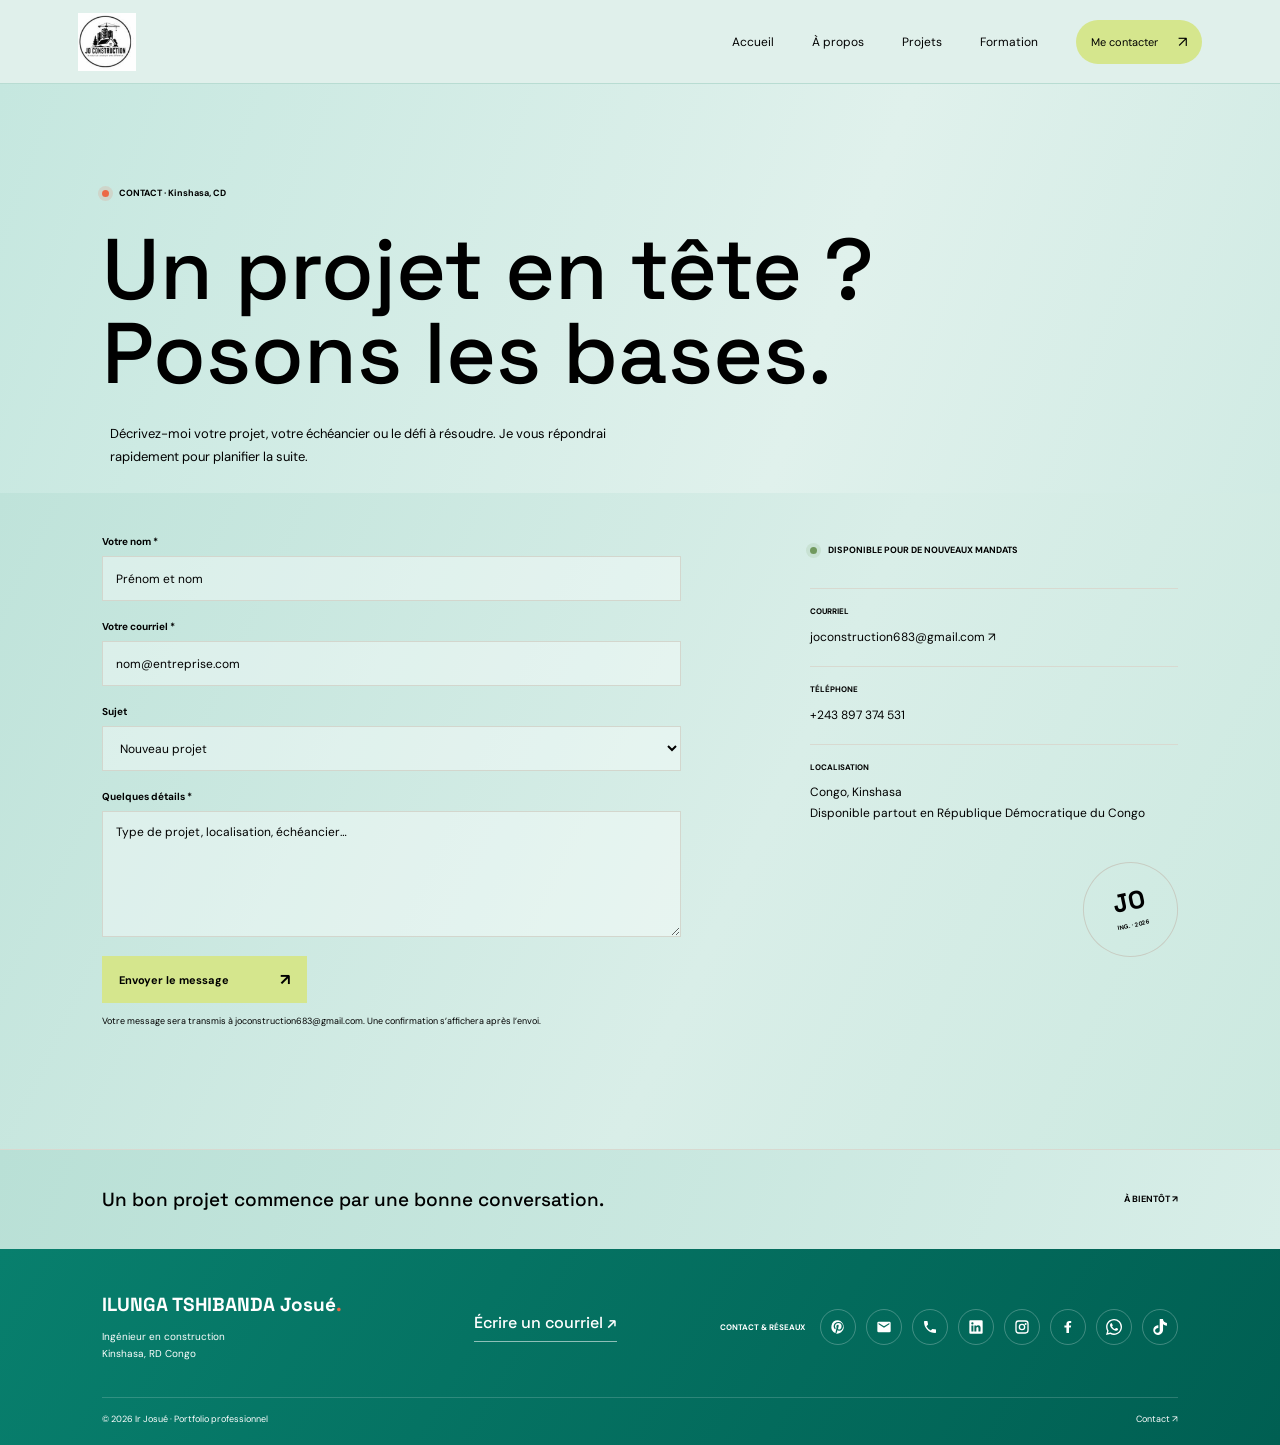
<file: contact.html>
<!doctype html>
<html lang="fr">
<head>
  <meta charset="utf-8">
  <meta name="viewport" content="width=device-width, initial-scale=1">
  <meta name="theme-color" content="#1c2923">
  <meta name="description" content="Contacter Ilunga Tshibanda Josué pour discuter d'un projet de construction ou d'ingénierie.">
  <title>Contact — Ilunga Tshibanda Josué, ingénieur en construction</title>
  <link rel="preconnect" href="https://fonts.googleapis.com">
  <link rel="preconnect" href="https://fonts.gstatic.com" crossorigin>
  <link href="https://fonts.googleapis.com/css2?family=DM+Sans:wght@400;500;600;700&family=Space+Grotesk:wght@400;500;600;700&display=swap" rel="stylesheet">
  <link rel="stylesheet" href="styles.css">
  <script src="script.js" defer></script>
</head>
<body>
  <header class="site-header">
    <a class="wordmark" href="index.html" aria-label="ILUNGA TSHIBANDA Josué, accueil"><img class="wordmark-logo" src="logos/logo.png" alt="Logo JO Construction"></a>
    <button class="menu-toggle" type="button" aria-expanded="false" aria-controls="main-nav" aria-label="Ouvrir le menu"><span></span><span></span></button>
    <nav class="main-nav" id="main-nav" aria-label="Navigation principale"><a class="nav-link" href="index.html">Accueil</a><a class="nav-link" href="apropos.html">À propos</a><a class="nav-link" href="projets.html">Projets</a><a class="nav-link" href="formation.html">Formation</a><a class="nav-contact active" aria-current="page" href="contact.html">Me contacter <span aria-hidden="true">↗</span></a></nav>
  </header>

  <main>
    <section class="contact-heading section-wrap">
      <p class="eyebrow"><span class="status-dot"></span> CONTACT · Kinshasa, CD</p>
      <h1>Un projet en tête ?<br><span>Posons les bases.</span></h1>
      <p class="contact-intro">Décrivez-moi votre projet, votre échéancier ou le défi à résoudre. Je vous répondrai rapidement pour planifier la suite.</p>
    </section>

    <section class="contact-layout section-wrap">
      <form class="contact-form" id="contact-form" action="https://formsubmit.co/joconstruction683@gmail.com" method="POST">
        <input type="hidden" name="_subject" value="Nouveau message depuis le portfolio">
        <div class="form-row"><label for="name">Votre nom <span>*</span></label><input id="name" name="name" type="text" autocomplete="name" placeholder="Prénom et nom" required></div>
        <div class="form-row"><label for="email">Votre courriel <span>*</span></label><input id="email" name="email" type="email" autocomplete="email" placeholder="nom@entreprise.com" required></div>
        <div class="form-row"><label for="subject">Sujet</label><select id="subject" name="subject"><option value="Nouveau projet">Nouveau projet</option><option value="Collaboration">Collaboration</option><option value="Question technique">Question technique</option><option value="Autre">Autre</option></select></div>
        <div class="form-row"><label for="message">Quelques détails <span>*</span></label><textarea id="message" name="message" rows="5" placeholder="Type de projet, localisation, échéancier…" required></textarea></div>
        <button class="button button-dark" type="submit">Envoyer le message <span aria-hidden="true">↗</span></button>
        <p class="form-note">Votre message sera transmis à joconstruction683@gmail.com. Une confirmation s’affichera après l’envoi.</p>
        <p class="form-status" id="form-status" role="status" aria-live="polite"></p>
      </form>
      <aside class="contact-aside">
        <div class="availability"><span class="status-dot"></span> DISPONIBLE POUR DE NOUVEAUX MANDATS</div>
        <div class="contact-detail"><span>COURRIEL</span><a href="mailto:joconstruction683@gmail.com">joconstruction683@gmail.com ↗</a></div>
        <div class="contact-detail"><span>TÉLÉPHONE</span><a href="tel:+243 897 374 531">+243 897 374 531</a></div>
        <div class="contact-detail"><span>LOCALISATION</span><p>Congo, Kinshasa<br>Disponible partout en République Démocratique du Congo</p></div>
        <div class="contact-stamp" aria-hidden="true">JO<br><span>ING. · 2026</span></div>
      </aside>
    </section>

    <section class="contact-bottom"><p>Un bon projet commence par une bonne conversation.</p><span>À BIENTÔT ↗</span></section>
  </main>

  <footer class="site-footer">
    <div class="footer-identity"><a class="footer-brand" href="index.html">ILUNGA TSHIBANDA Josué<span>.</span></a><p>Ingénieur en construction<br>Kinshasa, RD Congo</p></div>
    <a class="footer-email" href="mailto:joconstruction683@gmail.com">Écrire un courriel <span>↗</span></a>
    <div class="footer-social">
      <span class="footer-social-label">CONTACT & RÉSEAUX</span>
      <a href="https://pin.it/3JtWqVJbp" target="_blank" rel="noopener noreferrer" aria-label="Pinterest" title="Pinterest"><svg viewBox="0 0 24 24" aria-hidden="true"><path d="M12 2a10 10 0 0 0-3.64 19.31c-.02-.78 0-1.72.19-2.57l1.38-5.83s-.34-.68-.34-1.68c0-1.57.91-2.74 2.04-2.74.96 0 1.42.72 1.42 1.58 0 .97-.62 2.42-.94 3.77-.27 1.13.57 2.05 1.68 2.05 2.02 0 3.58-2.13 3.58-5.21 0-2.72-1.96-4.62-4.76-4.62-3.24 0-5.15 2.43-5.15 4.94 0 .98.38 2.03.85 2.6.09.11.11.21.08.33l-.31 1.27c-.05.2-.16.24-.37.14-1.38-.64-2.24-2.67-2.24-4.29 0-3.49 2.54-6.7 7.32-6.7 3.84 0 6.83 2.74 6.83 6.4 0 3.82-2.41 6.9-5.76 6.9-1.13 0-2.2-.59-2.56-1.29l-.7 2.67c-.25.97-.93 2.19-1.39 2.93A10 10 0 1 0 12 2Z"/></svg></a>
      <a href="mailto:joconstruction683@gmail.com" aria-label="Envoyer un courriel" title="Gmail"><svg viewBox="0 0 24 24" aria-hidden="true"><path d="M20 4H4a2 2 0 0 0-2 2v12a2 2 0 0 0 2 2h16a2 2 0 0 0 2-2V6a2 2 0 0 0-2-2Zm0 4-8 5L4 8V6l8 5 8-5Z"/></svg></a>
      <a href="tel:+243897374531" aria-label="Appeler le +243 897 374 531" title="Téléphone"><svg viewBox="0 0 24 24" aria-hidden="true"><path d="M6.62 10.79a15.05 15.05 0 0 0 6.59 6.59l2.2-2.2a1 1 0 0 1 1.02-.24c1.12.37 2.33.56 3.57.56a1 1 0 0 1 1 1V20a1 1 0 0 1-1 1C10.61 21 3 13.39 3 4a1 1 0 0 1 1-1h3.5a1 1 0 0 1 1 1c0 1.24.19 2.45.56 3.57a1 1 0 0 1-.25 1.02Z"/></svg></a>
      <a href="https://www.linkedin.com/in/jo-construction-244385346?utm_source=share_via&utm_content=profile&utm_medium=member_ios" target="_blank" rel="noopener noreferrer" aria-label="LinkedIn" title="LinkedIn"><svg viewBox="0 0 24 24" aria-hidden="true"><path d="M20.45 2H3.55A1.55 1.55 0 0 0 2 3.55v16.9A1.55 1.55 0 0 0 3.55 22h16.9A1.55 1.55 0 0 0 22 20.45V3.55A1.55 1.55 0 0 0 20.45 2ZM8.09 18.67H5.1v-9h2.99ZM6.6 8.43a1.73 1.73 0 1 1 0-3.46 1.73 1.73 0 0 1 0 3.46Zm12.07 10.24h-2.98v-4.38c0-1.05-.02-2.4-1.46-2.4-1.47 0-1.69 1.14-1.69 2.33v4.45H9.56v-9h2.86v1.23h.04a3.14 3.14 0 0 1 2.82-1.55c3.02 0 3.58 1.99 3.58 4.58Z"/></svg></a>
      <a href="https://www.instagram.com/qr/" target="_blank" rel="noopener noreferrer" aria-label="Instagram" title="Instagram"><svg viewBox="0 0 24 24" aria-hidden="true"><path d="M7 2h10a5 5 0 0 1 5 5v10a5 5 0 0 1-5 5H7a5 5 0 0 1-5-5V7a5 5 0 0 1 5-5Zm0 2a3 3 0 0 0-3 3v10a3 3 0 0 0 3 3h10a3 3 0 0 0 3-3V7a3 3 0 0 0-3-3Zm5 3a5 5 0 1 1 0 10 5 5 0 0 1 0-10Zm0 2a3 3 0 1 0 0 6 3 3 0 0 0 0-6Zm5.5-3a1.5 1.5 0 1 1 0 3 1.5 1.5 0 0 1 0-3Z"/></svg></a>
      <a href="https://www.facebook.com/share/1JwwKWiERQ/?mibextid=wwXIfr" target="_blank" rel="noopener noreferrer" aria-label="Facebook" title="Facebook"><svg viewBox="0 0 24 24" aria-hidden="true"><path d="M13.5 21v-8.2h2.76l.41-3.2H13.5V7.56c0-.93.26-1.56 1.6-1.56h1.7V3.14C16.5 3.05 15.4 3 14.1 3c-2.66 0-4.48 1.62-4.48 4.6v2H6.6v3.2h3.02V21Z"/></svg></a>
      <a href="https://wa.me/243897374531" target="_blank" rel="noopener noreferrer" aria-label="WhatsApp de Josué" title="WhatsApp"><svg viewBox="0 0 24 24" aria-hidden="true"><path d="M20.52 3.48A11.84 11.84 0 0 0 12.08 0C5.5 0 .15 5.35.15 11.93c0 2.1.55 4.17 1.6 5.98L.05 24l6.24-1.64a11.9 11.9 0 0 0 5.78 1.48h.01c6.58 0 11.93-5.35 11.93-11.93 0-3.19-1.24-6.19-3.49-8.43ZM12.08 21.8a9.9 9.9 0 0 1-5.04-1.38l-.36-.21-3.7.97.99-3.61-.24-.37a9.83 9.83 0 0 1-1.51-5.27c0-5.44 4.43-9.87 9.88-9.87a9.8 9.8 0 0 1 6.99 2.9 9.8 9.8 0 0 1 2.89 6.98c0 5.45-4.43 9.88-9.88 9.88Zm5.42-7.4c-.3-.15-1.76-.87-2.03-.97-.27-.1-.47-.15-.67.15-.2.3-.77.97-.95 1.17-.17.2-.35.22-.65.07-.3-.15-1.25-.46-2.38-1.47-.88-.78-1.47-1.75-1.64-2.04-.17-.3-.02-.46.13-.6.13-.13.3-.35.45-.52.15-.18.2-.3.3-.5.1-.2.05-.38-.03-.53-.07-.15-.67-1.62-.92-2.22-.24-.58-.49-.5-.67-.51h-.57c-.2 0-.52.07-.8.37-.27.3-1.04 1.02-1.04 2.49s1.07 2.89 1.22 3.09c.15.2 2.1 3.2 5.09 4.49.71.3 1.26.49 1.69.63.71.22 1.36.19 1.87.12.57-.08 1.76-.72 2.01-1.42.25-.7.25-1.3.17-1.42-.07-.12-.27-.2-.57-.35Z"/></svg></a>
      <a href="https://www.tiktok.com/@jocibanda03?_r=1&_t=ZS-9AC5cjarfUq" target="_blank" rel="noopener noreferrer" aria-label="TikTok" title="TikTok"><svg viewBox="0 0 24 24" aria-hidden="true"><path d="M12.525.02c1.31-.02 2.61-.01 3.91-.02.08 1.53.63 3.09 1.75 4.17 1.12 1.1 2.7 1.59 4.23 1.75v4.03c-1.44-.05-2.89-.35-4.2-.97-.57-.26-1.1-.6-1.62-.95-.01 2.92.01 5.84-.02 8.75-.08 1.4-.54 2.78-1.35 3.93-1.3 1.89-3.55 3.12-5.85 3.16-1.41.08-2.83-.3-4.04-1.04-2.01-1.23-3.38-3.52-3.42-5.88-.13-1.46.28-2.93 1.04-4.18 1.22-2.04 3.51-3.45 5.9-3.48.22-.02.44-.01.66 0v4.14c-1.38-.05-2.8.39-3.8 1.39-.73.68-1.14 1.7-1.04 2.71.11 1.18.83 2.31 1.89 2.85 1.03.53 2.33.49 3.32-.11 1.05-.62 1.7-1.84 1.67-3.05.02-6.4 0-12.8.03-19.2Z"/></svg></a>
    </div>
    <div class="footer-bottom"><small>© <span data-year></span> Ir Josué · Portfolio professionnel</small><a href="contact.html">Contact <span aria-hidden="true">↗</span></a></div>
  </footer>
</body>
</html>
</file>
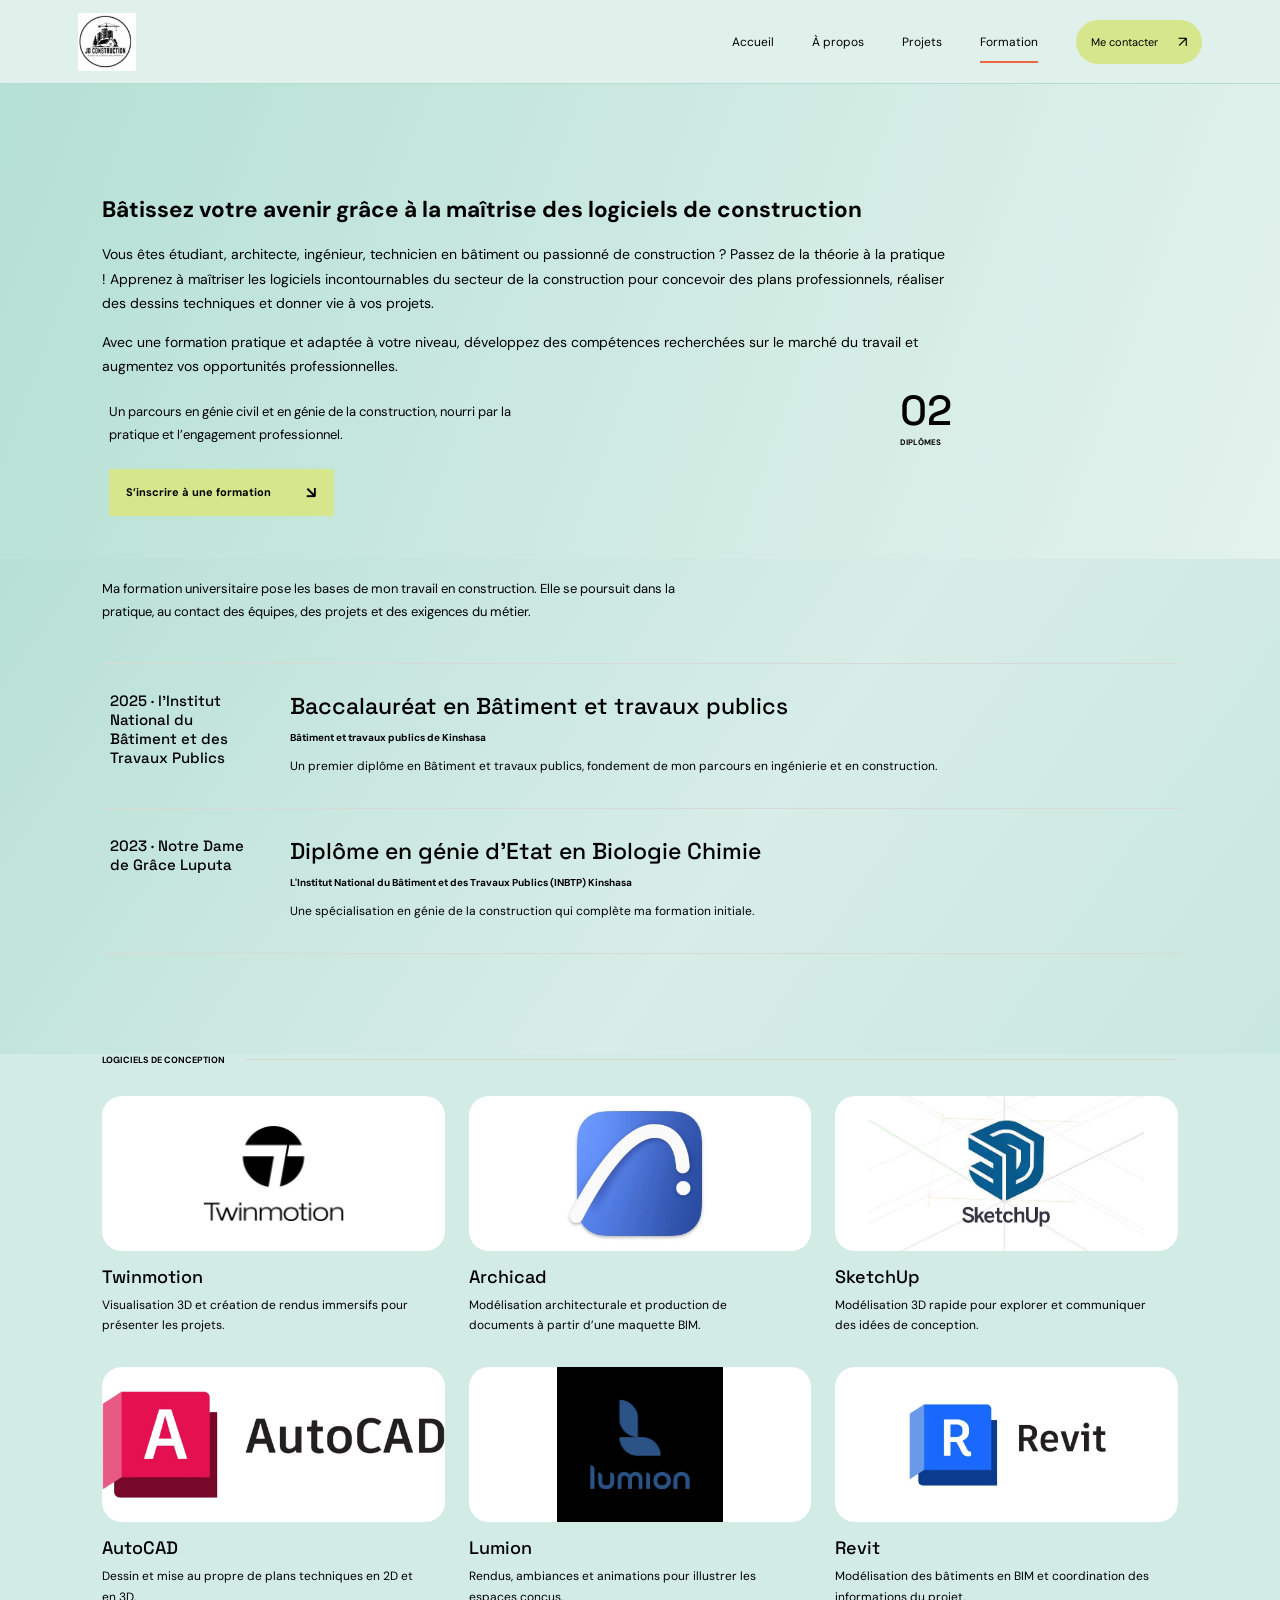
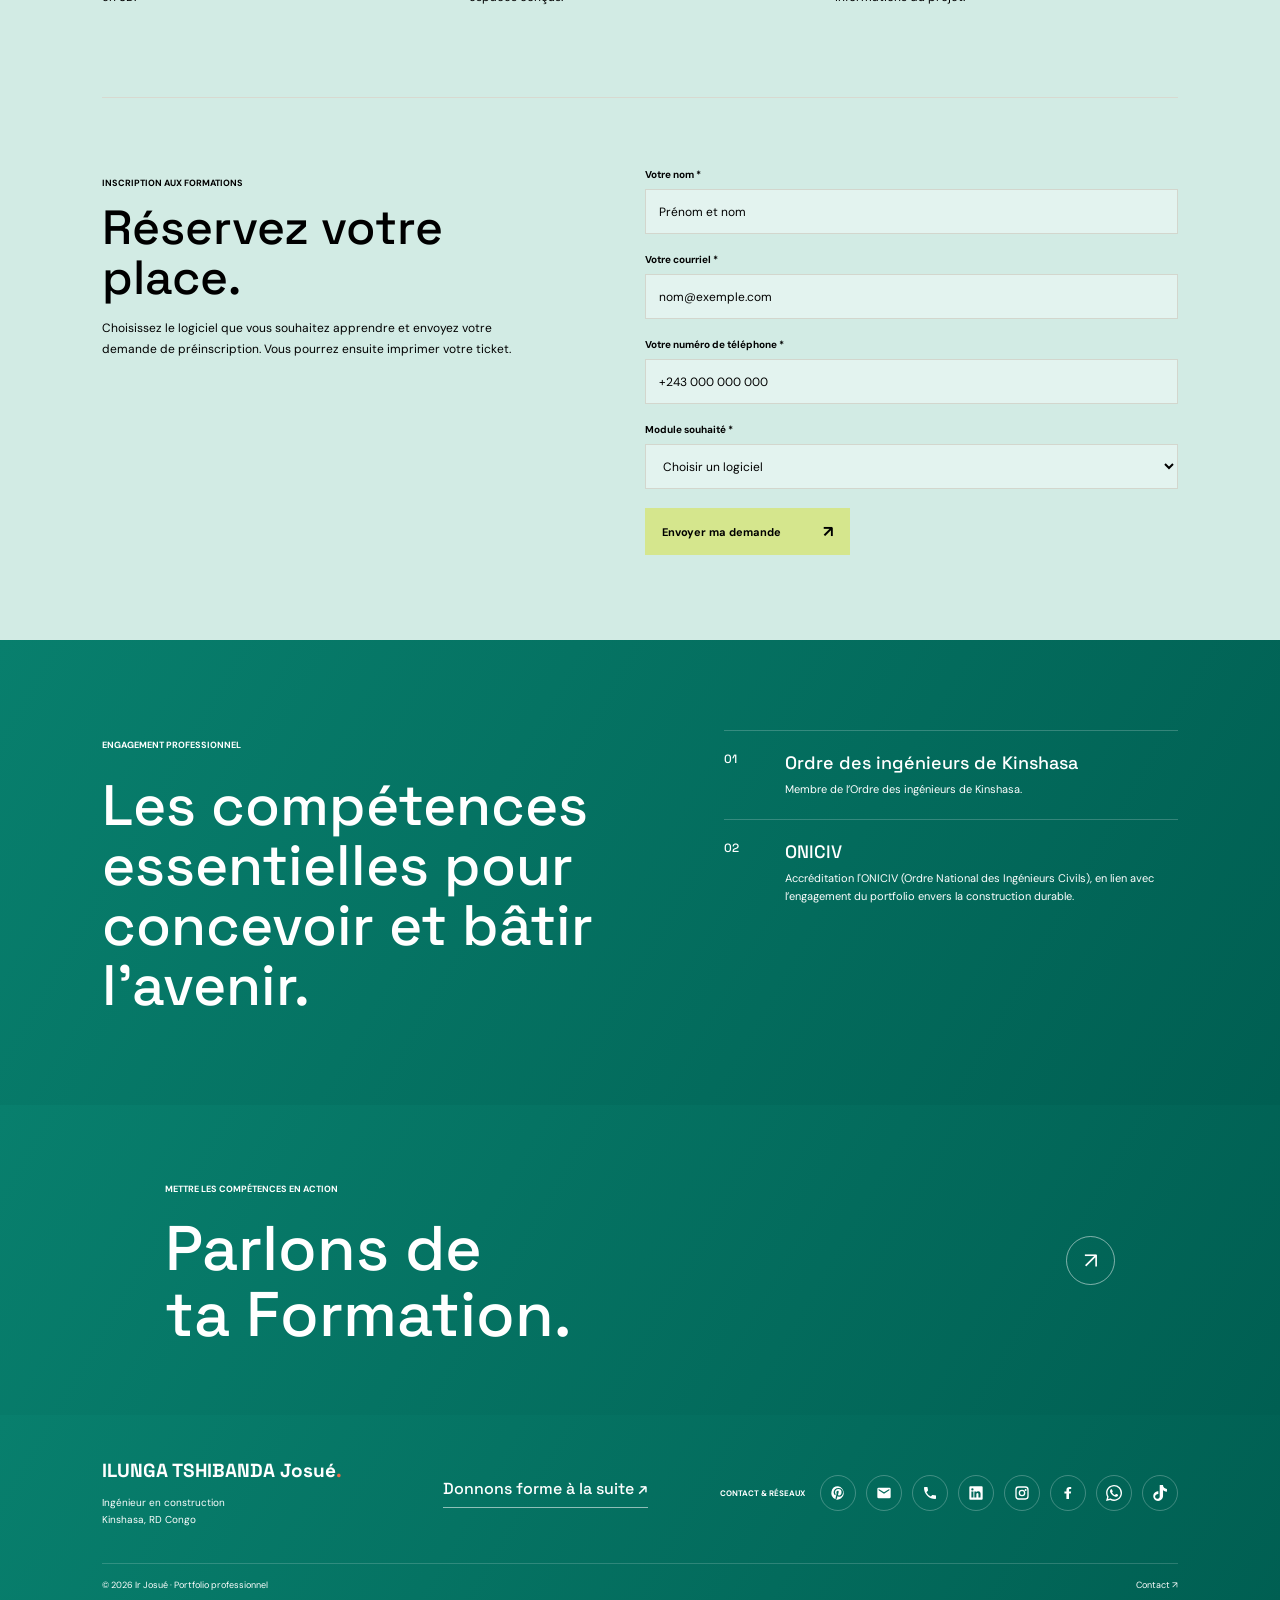
<file: formation.html>
<!doctype html>
<html lang="fr">
<head>
  <meta charset="utf-8">
  <meta name="viewport" content="width=device-width, initial-scale=1">
  <meta name="theme-color" content="#1c2923">
  <meta name="description" content="Formation en génie civil et en génie de la construction, et engagements professionnels d’Ilunga Tshibanda Josué.">
  <title>Formation — Ilunga Tshibanda Josué, ingénieur en construction</title>
  <link rel="preconnect" href="https://fonts.googleapis.com">
  <link rel="preconnect" href="https://fonts.gstatic.com" crossorigin>
  <link href="https://fonts.googleapis.com/css2?family=DM+Sans:wght@400;500;600;700&family=Space+Grotesk:wght@400;500;600;700&display=swap" rel="stylesheet">
  <link rel="stylesheet" href="styles.css">
  <script src="script.js" defer></script>
</head>
<body>
  <header class="site-header">
    <a class="wordmark" href="index.html" aria-label="ILUNGA TSHIBANDA Josué, accueil"><img class="wordmark-logo" src="logos/logo.png" alt="Logo JO Construction"></a>
    <button class="menu-toggle" type="button" aria-expanded="false" aria-controls="main-nav" aria-label="Ouvrir le menu"><span></span><span></span></button>
    <nav class="main-nav" id="main-nav" aria-label="Navigation principale">
      <a class="nav-link" href="index.html">Accueil</a>
      <a class="nav-link" href="apropos.html">À propos</a>
      <a class="nav-link" href="projets.html">Projets</a>
      <a class="nav-link active" aria-current="page" href="formation.html">Formation</a>
      <a class="nav-contact" href="contact.html">Me contacter <span aria-hidden="true">↗</span></a>
    </nav>
  </header>

  <main>
    <section class="page-heading section-wrap">
      <h2>Bâtissez votre avenir grâce à la maîtrise des logiciels de construction</h2>
      <p class="formation-pitch">Vous êtes étudiant, architecte, ingénieur, technicien en bâtiment ou passionné de construction ? Passez de la théorie à la pratique ! Apprenez à maîtriser les logiciels incontournables du secteur de la construction pour concevoir des plans professionnels, réaliser des dessins techniques et donner vie à vos projets.</p>
      <p class="formation-pitch">Avec une formation pratique et adaptée à votre niveau, développez des compétences recherchées sur le marché du travail et augmentez vos opportunités professionnelles.</p>
      <div class="page-heading-bottom"><p>Un parcours en génie civil et en génie de la construction, nourri par la pratique et l’engagement professionnel.</p><span class="display-count">02<small>DIPLÔMES</small></span></div>
      <a class="button button-dark registration-cta" href="#inscription">S’inscrire à une formation <span aria-hidden="true">↘</span></a>
    </section>

    <section class="formation-section section-wrap">
      <p class="formation-intro">Ma formation universitaire pose les bases de mon travail en construction. Elle se poursuit dans la pratique, au contact des équipes, des projets et des exigences du métier.</p>
      <div class="formation-timeline">
        <article class="formation-entry"><span class="formation-year">2025 · l'Institut National du Bâtiment et des Travaux Publics</span><div><h2>Baccalauréat en Bâtiment et travaux publics</h2><p class="formation-place">Bâtiment et travaux publics de Kinshasa</p><p>Un premier diplôme en Bâtiment et travaux publics, fondement de mon parcours en ingénierie et en construction.</p></div></article>
        <article class="formation-entry"><span class="formation-year">2023 · Notre Dame de Grâce Luputa</span><div><h2>Diplôme en génie d'Etat en Biologie Chimie</h2><p class="formation-place">L'Institut National du Bâtiment et des Travaux Publics (INBTP)  Kinshasa</p><p>Une spécialisation en génie de la construction qui complète ma formation initiale.</p></div></article>
      </div>
    </section>

    <section class="software-section section-wrap" aria-labelledby="software-title">
      <div class="section-kicker"><span id="software-title">LOGICIELS DE CONCEPTION</span><span class="rule"></span></div>
      <div class="software-grid">
        <figure class="software-item"><img src="images/photo01.jpeg" alt="Logo Twinmotion" loading="lazy"><figcaption><h2>Twinmotion</h2><p>Visualisation 3D et création de rendus immersifs pour présenter les projets.</p></figcaption></figure>
        <figure class="software-item"><img src="images/photo02.jpeg" alt="Logo Archicad" loading="lazy"><figcaption><h2>Archicad</h2><p>Modélisation architecturale et production de documents à partir d’une maquette BIM.</p></figcaption></figure>
        <figure class="software-item"><img src="images/photo03.jpeg" alt="Logo SketchUp" loading="lazy"><figcaption><h2>SketchUp</h2><p>Modélisation 3D rapide pour explorer et communiquer des idées de conception.</p></figcaption></figure>
        <figure class="software-item"><img src="images/photo04.jpeg" alt="Logo AutoCAD" loading="lazy"><figcaption><h2>AutoCAD</h2><p>Dessin et mise au propre de plans techniques en 2D et en 3D.</p></figcaption></figure>
        <figure class="software-item"><img src="images/photo05.jpeg" alt="Logo Lumion" loading="lazy"><figcaption><h2>Lumion</h2><p>Rendus, ambiances et animations pour illustrer les espaces conçus.</p></figcaption></figure>
        <figure class="software-item"><img src="images/photo06.jpeg" alt="Logo Revit" loading="lazy"><figcaption><h2>Revit</h2><p>Modélisation des bâtiments en BIM et coordination des informations du projet.</p></figcaption></figure>
      </div>
    </section>

    <section class="registration-section section-wrap" id="inscription" aria-labelledby="registration-title">
      <div class="registration-copy"><p class="eyebrow">INSCRIPTION AUX FORMATIONS</p><h2 id="registration-title">Réservez votre place.</h2><p>Choisissez le logiciel que vous souhaitez apprendre et envoyez votre demande de préinscription. Vous pourrez ensuite imprimer votre ticket.</p></div>
      <form class="contact-form registration-form" id="registration-form" action="https://formsubmit.co/joconstruction683@gmail.com" method="POST">
        <input type="hidden" name="_subject" value="Nouvelle demande de préinscription">
        <div class="form-row"><label for="registration-name">Votre nom <span>*</span></label><input id="registration-name" name="name" type="text" autocomplete="name" placeholder="Prénom et nom" required></div>
        <div class="form-row"><label for="registration-email">Votre courriel <span>*</span></label><input id="registration-email" name="email" type="email" autocomplete="email" placeholder="nom@exemple.com" required></div>
        <div class="form-row"><label for="registration-phone">Votre numéro de téléphone <span>*</span></label><input id="registration-phone" name="phone" type="tel" autocomplete="tel" placeholder="+243 000 000 000" required></div>
        <div class="form-row"><label for="registration-course">Module souhaité <span>*</span></label><select id="registration-course" name="course" required><option value="" disabled selected>Choisir un logiciel</option><option data-logo="images/photo04.jpeg">AutoCAD</option><option data-logo="images/photo02.jpeg">Archicad</option><option data-logo="images/photo06.jpeg">Revit</option><option data-logo="images/photo03.jpeg">SketchUp</option><option data-logo="images/photo01.jpeg">Twinmotion</option><option data-logo="images/photo05.jpeg">Lumion</option></select></div>
        <button class="button button-dark" type="submit">Envoyer ma demande <span aria-hidden="true">↗</span></button>
      </form>
      <article class="registration-ticket" id="registration-ticket" aria-labelledby="ticket-title" hidden>
        <div class="ticket-heading"><p class="eyebrow">TICKET DE PRÉINSCRIPTION</p><span class="ticket-number" id="ticket-number"></span></div>
        <h3 id="ticket-title">Votre demande est prête.</h3>
        <dl class="ticket-details"><div><dt>Participant</dt><dd id="ticket-name"></dd></div><div><dt>Courriel</dt><dd id="ticket-email"></dd></div><div><dt>Téléphone</dt><dd id="ticket-phone"></dd></div><div><dt>Module</dt><dd class="ticket-module"><span id="ticket-course"></span><img id="ticket-course-logo" alt="" hidden></dd></div><div><dt>Émis le</dt><dd id="ticket-date"></dd></div></dl>
        <div class="ticket-actions"><a class="button button-dark" id="registration-email-link" href="mailto:joconstruction683@gmail.com">Envoyer la demande <span aria-hidden="true">↗</span></a><button class="button button-outline" id="download-ticket" type="button">Télécharger en PDF <span aria-hidden="true">↓</span></button><button class="button button-outline" id="print-ticket" type="button">Imprimer le ticket <span aria-hidden="true">⎙</span></button></div>
        <p class="form-status" id="registration-status" role="status" aria-live="polite"></p>
        <p class="form-note">Cette préinscription ne confirme pas encore une place. Josué vous contactera après réception de votre demande. Si l’envoi en ligne échoue, vous pourrez aussi envoyer la demande depuis votre messagerie.</p>
      </article>
    </section>

    <section class="method-section">
      <div class="section-wrap method-grid">
        <div><p class="eyebrow light-eyebrow">ENGAGEMENT PROFESSIONNEL</p><h2> Les compétences essentielles pour concevoir et bâtir l’avenir.<br></h2></div>
        <ol class="method-steps">
          <li><span>01</span><div><h3>Ordre des ingénieurs de Kinshasa</h3><p>Membre de l’Ordre des ingénieurs de Kinshasa.</p></div></li>
          <li><span>02</span><div><h3>ONICIV</h3><p>Accréditation l'ONICIV (Ordre National des Ingénieurs Civils), en lien avec l’engagement du portfolio envers la construction durable.</p></div></li>
        </ol>
      </div>
    </section>

    <section class="project-cta"><div><p class="eyebrow light-eyebrow">METTRE LES COMPÉTENCES EN ACTION</p><h2>Parlons de<br><span>ta Formation.</span></h2></div><a class="round-link" href="contact.html" aria-label="Me contacter"><span>↗</span></a></section>
  </main>

  <footer class="site-footer">
    <div class="footer-identity"><a class="footer-brand" href="index.html">ILUNGA TSHIBANDA Josué<span>.</span></a><p>Ingénieur en construction<br>Kinshasa, RD Congo</p></div>
    <a class="footer-email" href="contact.html">Donnons forme à la suite <span>↗</span></a>
    <div class="footer-social"><span class="footer-social-label">CONTACT &amp; RÉSEAUX</span>
      <a href="https://pin.it/3JtWqVJbp" target="_blank" rel="noopener noreferrer" aria-label="Pinterest" title="Pinterest"><svg viewBox="0 0 24 24" aria-hidden="true"><path d="M12 2a10 10 0 0 0-3.64 19.31c-.02-.78 0-1.72.19-2.57l1.38-5.83s-.34-.68-.34-1.68c0-1.57.91-2.74 2.04-2.74.96 0 1.42.72 1.42 1.58 0 .97-.62 2.42-.94 3.77-.27 1.13.57 2.05 1.68 2.05 2.02 0 3.58-2.13 3.58-5.21 0-2.72-1.96-4.62-4.76-4.62-3.24 0-5.15 2.43-5.15 4.94 0 .98.38 2.03.85 2.6.09.11.11.21.08.33l-.31 1.27c-.05.2-.16.24-.37.14-1.38-.64-2.24-2.67-2.24-4.29 0-3.49 2.54-6.7 7.32-6.7 3.84 0 6.83 2.74 6.83 6.4 0 3.82-2.41 6.9-5.76 6.9-1.13 0-2.2-.59-2.56-1.29l-.7 2.67c-.25.97-.93 2.19-1.39 2.93A10 10 0 1 0 12 2Z"/></svg></a>
      <a href="mailto:joconstruction683@gmail.com" aria-label="Envoyer un courriel" title="Gmail"><svg viewBox="0 0 24 24" aria-hidden="true"><path d="M20 4H4a2 2 0 0 0-2 2v12a2 2 0 0 0 2 2h16a2 2 0 0 0 2-2V6a2 2 0 0 0-2-2Zm0 4-8 5L4 8V6l8 5 8-5Z"/></svg></a>
      <a href="tel:+243897374531" aria-label="Appeler le +243 897 374 531" title="Téléphone"><svg viewBox="0 0 24 24" aria-hidden="true"><path d="M6.62 10.79a15.05 15.05 0 0 0 6.59 6.59l2.2-2.2a1 1 0 0 1 1.02-.24c1.12.37 2.33.56 3.57.56a1 1 0 0 1 1 1V20a1 1 0 0 1-1 1C10.61 21 3 13.39 3 4a1 1 0 0 1 1-1h3.5a1 1 0 0 1 1 1c0 1.24.19 2.45.56 3.57a1 1 0 0 1-.25 1.02Z"/></svg></a>
      <a href="https://www.linkedin.com/in/jo-construction-244385346?utm_source=share_via&amp;utm_content=profile&amp;utm_medium=member_ios" target="_blank" rel="noopener noreferrer" aria-label="LinkedIn" title="LinkedIn"><svg viewBox="0 0 24 24" aria-hidden="true"><path d="M20.45 2H3.55A1.55 1.55 0 0 0 2 3.55v16.9A1.55 1.55 0 0 0 3.55 22h16.9A1.55 1.55 0 0 0 22 20.45V3.55A1.55 1.55 0 0 0 20.45 2ZM8.09 18.67H5.1v-9h2.99ZM6.6 8.43a1.73 1.73 0 1 1 0-3.46 1.73 1.73 0 0 1 0 3.46Zm12.07 10.24h-2.98v-4.38c0-1.05-.02-2.4-1.46-2.4-1.47 0-1.69 1.14-1.69 2.33v4.45H9.56v-9h2.86v1.23h.04a3.14 3.14 0 0 1 2.82-1.55c3.02 0 3.58 1.99 3.58 4.58Z"/></svg></a>
      <a href="https://www.instagram.com/qr/" target="_blank" rel="noopener noreferrer" aria-label="Instagram" title="Instagram"><svg viewBox="0 0 24 24" aria-hidden="true"><path d="M7 2h10a5 5 0 0 1 5 5v10a5 5 0 0 1-5 5H7a5 5 0 0 1-5-5V7a5 5 0 0 1 5-5Zm0 2a3 3 0 0 0-3 3v10a3 3 0 0 0 3 3h10a3 3 0 0 0 3-3V7a3 3 0 0 0-3-3Zm5 3a5 5 0 1 1 0 10 5 5 0 0 1 0-10Zm0 2a3 3 0 1 0 0 6 3 3 0 0 0 0-6Zm5.5-3a1.5 1.5 0 1 1 0 3 1.5 1.5 0 0 1 0-3Z"/></svg></a>
      <a href="https://www.facebook.com/share/1JwwKWiERQ/?mibextid=wwXIfr" target="_blank" rel="noopener noreferrer" aria-label="Facebook" title="Facebook"><svg viewBox="0 0 24 24" aria-hidden="true"><path d="M13.5 21v-8.2h2.76l.41-3.2H13.5V7.56c0-.93.26-1.56 1.6-1.56h1.7V3.14C16.5 3.05 15.4 3 14.1 3c-2.66 0-4.48 1.62-4.48 4.6v2H6.6v3.2h3.02V21Z"/></svg></a>
      <a href="https://wa.me/243897374531" target="_blank" rel="noopener noreferrer" aria-label="WhatsApp de Josué" title="WhatsApp"><svg viewBox="0 0 24 24" aria-hidden="true"><path d="M20.52 3.48A11.84 11.84 0 0 0 12.08 0C5.5 0 .15 5.35.15 11.93c0 2.1.55 4.17 1.6 5.98L.05 24l6.24-1.64a11.9 11.9 0 0 0 5.78 1.48h.01c6.58 0 11.93-5.35 11.93-11.93 0-3.19-1.24-6.19-3.49-8.43ZM12.08 21.8a9.9 9.9 0 0 1-5.04-1.38l-.36-.21-3.7.97.99-3.61-.24-.37a9.83 9.83 0 0 1-1.51-5.27c0-5.44 4.43-9.87 9.88-9.87a9.8 9.8 0 0 1 6.99 2.9 9.8 9.8 0 0 1 2.89 6.98c0 5.45-4.43 9.88-9.88 9.88Zm5.42-7.4c-.3-.15-1.76-.87-2.03-.97-.27-.1-.47-.15-.67.15-.2.3-.77.97-.95 1.17-.17.2-.35.22-.65.07-.3-.15-1.25-.46-2.38-1.47-.88-.78-1.47-1.75-1.64-2.04-.17-.3-.02-.46.13-.6.13-.13.3-.35.45-.52.15-.18.2-.3.3-.5.1-.2.05-.38-.03-.53-.07-.15-.67-1.62-.92-2.22-.24-.58-.49-.5-.67-.51h-.57c-.2 0-.52.07-.8.37-.27.3-1.04 1.02-1.04 2.49s1.07 2.89 1.22 3.09c.15.2 2.1 3.2 5.09 4.49.71.3 1.26.49 1.69.63.71.22 1.36.19 1.87.12.57-.08 1.76-.72 2.01-1.42.25-.7.25-1.3.17-1.42-.07-.12-.27-.2-.57-.35Z"/></svg></a>
      <a href="https://www.tiktok.com/@jocibanda03?_r=1&amp;_t=ZS-9AC5cjarfUq" target="_blank" rel="noopener noreferrer" aria-label="TikTok" title="TikTok"><svg viewBox="0 0 24 24" aria-hidden="true"><path d="M12.525.02c1.31-.02 2.61-.01 3.91-.02.08 1.53.63 3.09 1.75 4.17 1.12 1.1 2.7 1.59 4.23 1.75v4.03c-1.44-.05-2.89-.35-4.2-.97-.57-.26-1.1-.6-1.62-.95-.01 2.92.01 5.84-.02 8.75-.08 1.4-.54 2.78-1.35 3.93-1.3 1.89-3.55 3.12-5.85 3.16-1.41.08-2.83-.3-4.04-1.04-2.01-1.23-3.38-3.52-3.42-5.88-.13-1.46.28-2.93 1.04-4.18 1.22-2.04 3.51-3.45 5.9-3.48.22-.02.44-.01.66 0v4.14c-1.38-.05-2.8.39-3.8 1.39-.73.68-1.14 1.7-1.04 2.71.11 1.18.83 2.31 1.89 2.85 1.03.53 2.33.49 3.32-.11 1.05-.62 1.7-1.84 1.67-3.05.02-6.4 0-12.8.03-19.2Z"/></svg></a>
    </div>
    <div class="footer-bottom"><small>© <span data-year></span> Ir Josué · Portfolio professionnel</small><a href="contact.html">Contact <span aria-hidden="true">↗</span></a></div>
  </footer>
</body>
</html>
</file>
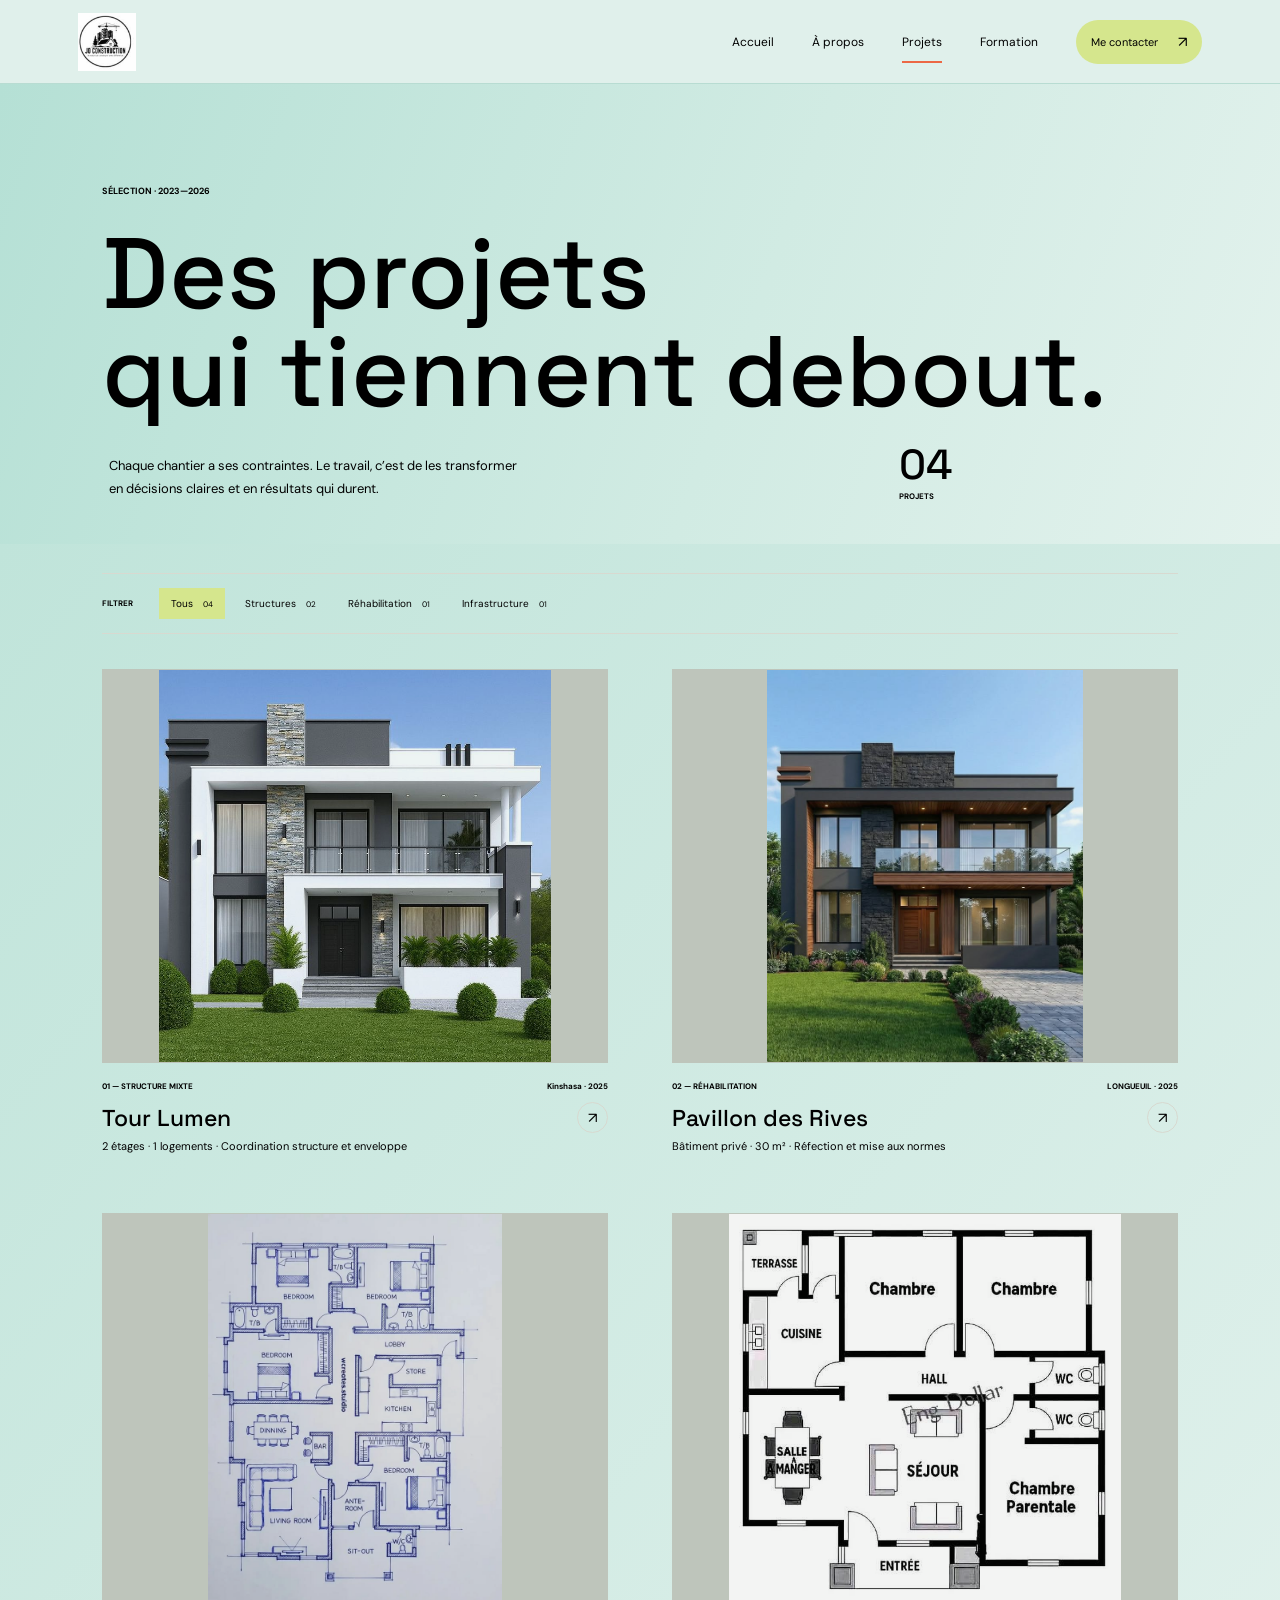
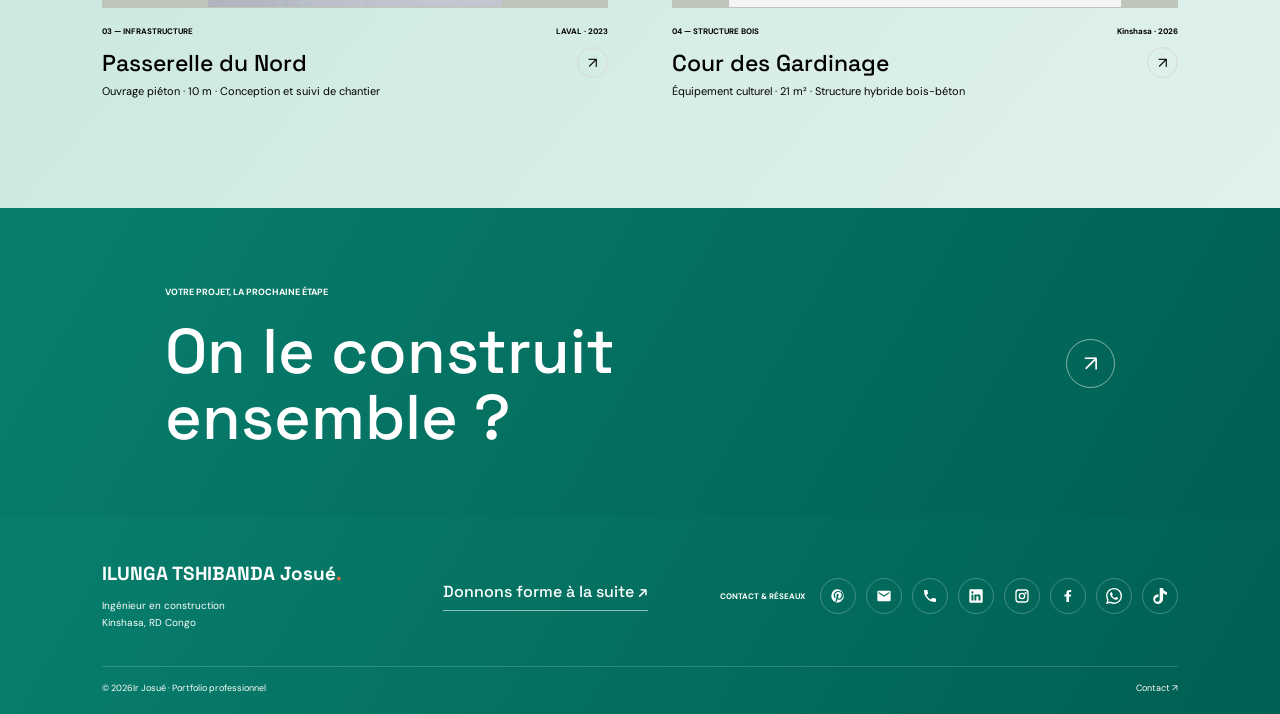
<file: projets.html>
<!doctype html>
<html lang="fr">
<head>
  <meta charset="utf-8">
  <meta name="viewport" content="width=device-width, initial-scale=1">
  <meta name="theme-color" content="#1c2923">
  <meta name="description" content="Projets de construction, structures, réhabilitation et infrastructures réalisés par Ilunga Tshibanda Josué.">
  <title>Projets — Ilunga Tshibanda Josué, ingénieur en construction</title>
  <link rel="preconnect" href="https://fonts.googleapis.com">
  <link rel="preconnect" href="https://fonts.gstatic.com" crossorigin>
  <link href="https://fonts.googleapis.com/css2?family=DM+Sans:wght@400;500;600;700&family=Space+Grotesk:wght@400;500;600;700&display=swap" rel="stylesheet">
  <link rel="stylesheet" href="styles.css">
  <script src="script.js" defer></script>
</head>
<body>
  <header class="site-header">
    <a class="wordmark" href="index.html" aria-label="ILUNGA TSHIBANDA Josué, accueil"><img class="wordmark-logo" src="logos/logo.png" alt="Logo JO Construction"></a>
    <button class="menu-toggle" type="button" aria-expanded="false" aria-controls="main-nav" aria-label="Ouvrir le menu"><span></span><span></span></button>
    <nav class="main-nav" id="main-nav" aria-label="Navigation principale">
      <a class="nav-link" href="index.html">Accueil</a>
      <a class="nav-link" href="apropos.html">À propos</a>
      <a class="nav-link active" aria-current="page" href="projets.html">Projets</a>
      <a class="nav-link" href="formation.html">Formation</a>
      <a class="nav-contact" href="contact.html">Me contacter <span aria-hidden="true">↗</span></a>
    </nav>
  </header>

  <main>
    <section class="page-heading section-wrap">
      <p class="eyebrow">SÉLECTION · 2023—2026</p>
      <h1>Des projets<br><span>qui tiennent debout.</span></h1>
      <div class="page-heading-bottom"><p>Chaque chantier a ses contraintes. Le travail, c’est de les transformer en décisions claires et en résultats qui durent.</p><span class="display-count">04 <small>PROJETS</small></span></div>
    </section>

    <section class="project-list section-wrap" aria-label="Portfolio de projets">
      <div class="filter-bar" role="group" aria-label="Filtrer les projets">
        <span>FILTRER</span>
        <button class="filter-button active" type="button" data-filter="all" aria-pressed="true">Tous <span>04</span></button>
        <button class="filter-button" type="button" data-filter="structure" aria-pressed="false">Structures <span>02</span></button>
        <button class="filter-button" type="button" data-filter="rehabilitation" aria-pressed="false">Réhabilitation <span>01</span></button>
        <button class="filter-button" type="button" data-filter="infrastructure" aria-pressed="false">Infrastructure <span>01</span></button>
      </div>
      <div class="project-grid-full">
        <article class="project-card project-card-full reveal" id="tour-lumen" data-category="structure">
          <button class="project-image" type="button" data-project="tour-lumen" aria-label="Détails du projet Tour Lumen"><img src="images/maison05.jpg" alt="Maison contemporaine blanche et grise à deux étages avec balcon"><span class="image-open">VOIR LE PROJET ↗</span></button>
          <div class="project-meta"><span>01 — STRUCTURE MIXTE</span><span>Kinshasa · 2025</span></div>
          <h2>Tour Lumen <button class="detail-button" type="button" data-project="tour-lumen" aria-label="Détails de Tour Lumen">↗</button></h2>
          <p>2 étages · 1 logements · Coordination structure et enveloppe</p>
        </article>
        <article class="project-card project-card-full reveal" id="pavillon-des-rives" data-category="rehabilitation">
          <button class="project-image" type="button" data-project="pavillon-des-rives" aria-label="Détails du projet Pavillon des Rives"><img src="images/maison06.jpg" alt="Maison contemporaine sombre avec façade en pierre et terrasse"><span class="image-open">VOIR LE PROJET ↗</span></button>
          <div class="project-meta"><span>02 — RÉHABILITATION</span><span>LONGUEUIL · 2025</span></div>
          <h2>Pavillon des Rives <button class="detail-button" type="button" data-project="pavillon-des-rives" aria-label="Détails du Pavillon des Rives">↗</button></h2>
          <p>Bâtiment privé · 30 m² · Réfection et mise aux normes</p>
        </article>
        <article class="project-card project-card-full reveal" id="passerelle-nord" data-category="infrastructure">
          <button class="project-image" type="button" data-project="passerelle-nord" aria-label="Détails du projet Passerelle du Nord"><img src="images/plan01.jpg" alt="Plan architectural détaillé d’une maison avec plusieurs chambres et espaces de vie"><span class="image-open">VOIR LE PROJET ↗</span></button>
          <div class="project-meta"><span>03 — INFRASTRUCTURE</span><span>LAVAL · 2023</span></div>
          <h2>Passerelle du Nord <button class="detail-button" type="button" data-project="passerelle-nord" aria-label="Détails de la Passerelle du Nord">↗</button></h2>
          <p>Ouvrage piéton · 10 m · Conception et suivi de chantier</p>
        </article>
        <article class="project-card project-card-full reveal" id="cour-des-arts" data-category="structure">
          <button class="project-image" type="button" data-project="cour-des-arts" aria-label="Détails du projet Cour des Arts"><img src="images/plan02.jpg" alt="Plan d’une maison avec terrasse, séjour, cuisine et chambres"><span class="image-open">VOIR LE PROJET ↗</span></button>
          <div class="project-meta"><span>04 — STRUCTURE BOIS</span><span>Kinshasa · 2026</span></div>
          <h2>Cour des Gardinage <button class="detail-button" type="button" data-project="cour-des-arts" aria-label="Détails de la Cour des Arts">↗</button></h2>
          <p>Équipement culturel · 21 m² · Structure hybride bois-béton</p>
        </article>
      </div>
      <p class="empty-results" hidden>Aucun projet ne correspond à ce filtre.</p>
    </section>

    <section class="project-cta"><div><p class="eyebrow light-eyebrow">VOTRE PROJET, LA PROCHAINE ÉTAPE</p><h2>On le construit<br><span>ensemble ?</span></h2></div><a class="round-link" href="contact.html" aria-label="Me contacter"><span>↗</span></a></section>
  </main>

  <dialog class="project-dialog" aria-labelledby="dialog-title">
    <button class="dialog-close" type="button" aria-label="Fermer les détails">×</button>
    <p class="eyebrow" data-dialog-meta></p>
    <h2 id="dialog-title" data-dialog-title></h2>
    <p data-dialog-description></p>
    <a class="text-link" href="contact.html">Discuter d’un projet similaire <span aria-hidden="true">↗</span></a>
  </dialog>

  <footer class="site-footer">
    <div class="footer-identity">
      <a class="footer-brand" href="index.html">ILUNGA TSHIBANDA Josué<span>.</span></a>
      <p>Ingénieur en construction<br>Kinshasa, RD Congo</p>
    </div>
    <a class="footer-email" href="contact.html">Donnons forme à la suite <span>↗</span></a>
    <div class="footer-social">
      <span class="footer-social-label">CONTACT & RÉSEAUX</span>
      <a href="https://pin.it/3JtWqVJbp" target="_blank" rel="noopener noreferrer" aria-label="Pinterest" title="Pinterest"><svg viewBox="0 0 24 24" aria-hidden="true"><path d="M12 2a10 10 0 0 0-3.64 19.31c-.02-.78 0-1.72.19-2.57l1.38-5.83s-.34-.68-.34-1.68c0-1.57.91-2.74 2.04-2.74.96 0 1.42.72 1.42 1.58 0 .97-.62 2.42-.94 3.77-.27 1.13.57 2.05 1.68 2.05 2.02 0 3.58-2.13 3.58-5.21 0-2.72-1.96-4.62-4.76-4.62-3.24 0-5.15 2.43-5.15 4.94 0 .98.38 2.03.85 2.6.09.11.11.21.08.33l-.31 1.27c-.05.2-.16.24-.37.14-1.38-.64-2.24-2.67-2.24-4.29 0-3.49 2.54-6.7 7.32-6.7 3.84 0 6.83 2.74 6.83 6.4 0 3.82-2.41 6.9-5.76 6.9-1.13 0-2.2-.59-2.56-1.29l-.7 2.67c-.25.97-.93 2.19-1.39 2.93A10 10 0 1 0 12 2Z"/></svg></a>
      <a href="mailto:joconstruction683@gmail.com" aria-label="Envoyer un courriel" title="Gmail"><svg viewBox="0 0 24 24" aria-hidden="true"><path d="M20 4H4a2 2 0 0 0-2 2v12a2 2 0 0 0 2 2h16a2 2 0 0 0 2-2V6a2 2 0 0 0-2-2Zm0 4-8 5L4 8V6l8 5 8-5Z"/></svg></a>
      <a href="tel:+243897374531" aria-label="Appeler le +243 897 374 531" title="Téléphone"><svg viewBox="0 0 24 24" aria-hidden="true"><path d="M6.62 10.79a15.05 15.05 0 0 0 6.59 6.59l2.2-2.2a1 1 0 0 1 1.02-.24c1.12.37 2.33.56 3.57.56a1 1 0 0 1 1 1V20a1 1 0 0 1-1 1C10.61 21 3 13.39 3 4a1 1 0 0 1 1-1h3.5a1 1 0 0 1 1 1c0 1.24.19 2.45.56 3.57a1 1 0 0 1-.25 1.02Z"/></svg></a>
      <a href="https://www.linkedin.com/in/jo-construction-244385346?utm_source=share_via&utm_content=profile&utm_medium=member_ios" target="_blank" rel="noopener noreferrer" aria-label="LinkedIn" title="LinkedIn">
        <svg viewBox="0 0 24 24" aria-hidden="true"><path d="M20.45 2H3.55A1.55 1.55 0 0 0 2 3.55v16.9A1.55 1.55 0 0 0 3.55 22h16.9A1.55 1.55 0 0 0 22 20.45V3.55A1.55 1.55 0 0 0 20.45 2ZM8.09 18.67H5.1v-9h2.99ZM6.6 8.43a1.73 1.73 0 1 1 0-3.46 1.73 1.73 0 0 1 0 3.46Zm12.07 10.24h-2.98v-4.38c0-1.05-.02-2.4-1.46-2.4-1.47 0-1.69 1.14-1.69 2.33v4.45H9.56v-9h2.86v1.23h.04a3.14 3.14 0 0 1 2.82-1.55c3.02 0 3.58 1.99 3.58 4.58Z"/></svg>
      </a>
      <a href="https://www.instagram.com/qr/" target="_blank" rel="noopener noreferrer" aria-label="Instagram" title="Instagram">
        <svg viewBox="0 0 24 24" aria-hidden="true"><path d="M7 2h10a5 5 0 0 1 5 5v10a5 5 0 0 1-5 5H7a5 5 0 0 1-5-5V7a5 5 0 0 1 5-5Zm0 2a3 3 0 0 0-3 3v10a3 3 0 0 0 3 3h10a3 3 0 0 0 3-3V7a3 3 0 0 0-3-3Zm5 3a5 5 0 1 1 0 10 5 5 0 0 1 0-10Zm0 2a3 3 0 1 0 0 6 3 3 0 0 0 0-6Zm5.5-3a1.5 1.5 0 1 1 0 3 1.5 1.5 0 0 1 0-3Z"/></svg>
      </a>
      <a href="https://www.facebook.com/share/1JwwKWiERQ/?mibextid=wwXIfr" target="_blank" rel="noopener noreferrer" aria-label="Facebook" title="Facebook">
        <svg viewBox="0 0 24 24" aria-hidden="true"><path d="M13.5 21v-8.2h2.76l.41-3.2H13.5V7.56c0-.93.26-1.56 1.6-1.56h1.7V3.14C16.5 3.05 15.4 3 14.1 3c-2.66 0-4.48 1.62-4.48 4.6v2H6.6v3.2h3.02V21Z"/></svg>
      </a>
      <a href="https://wa.me/243897374531" target="_blank" rel="noopener noreferrer" aria-label="WhatsApp de Josué" title="WhatsApp">
        <svg viewBox="0 0 24 24" aria-hidden="true"><path d="M20.52 3.48A11.84 11.84 0 0 0 12.08 0C5.5 0 .15 5.35.15 11.93c0 2.1.55 4.17 1.6 5.98L.05 24l6.24-1.64a11.9 11.9 0 0 0 5.78 1.48h.01c6.58 0 11.93-5.35 11.93-11.93 0-3.19-1.24-6.19-3.49-8.43ZM12.08 21.8a9.9 9.9 0 0 1-5.04-1.38l-.36-.21-3.7.97.99-3.61-.24-.37a9.83 9.83 0 0 1-1.51-5.27c0-5.44 4.43-9.87 9.88-9.87a9.8 9.8 0 0 1 6.99 2.9 9.8 9.8 0 0 1 2.89 6.98c0 5.45-4.43 9.88-9.88 9.88Zm5.42-7.4c-.3-.15-1.76-.87-2.03-.97-.27-.1-.47-.15-.67.15-.2.3-.77.97-.95 1.17-.17.2-.35.22-.65.07-.3-.15-1.25-.46-2.38-1.47-.88-.78-1.47-1.75-1.64-2.04-.17-.3-.02-.46.13-.6.13-.13.3-.35.45-.52.15-.18.2-.3.3-.5.1-.2.05-.38-.03-.53-.07-.15-.67-1.62-.92-2.22-.24-.58-.49-.5-.67-.51h-.57c-.2 0-.52.07-.8.37-.27.3-1.04 1.02-1.04 2.49s1.07 2.89 1.22 3.09c.15.2 2.1 3.2 5.09 4.49.71.3 1.26.49 1.69.63.71.22 1.36.19 1.87.12.57-.08 1.76-.72 2.01-1.42.25-.7.25-1.3.17-1.42-.07-.12-.27-.2-.57-.35Z"/></svg>
      </a>
      <a href="https://www.tiktok.com/@jocibanda03?_r=1&_t=ZS-9AC5cjarfUq" target="_blank" rel="noopener noreferrer" aria-label="TikTok" title="TikTok">
        <svg viewBox="0 0 24 24" aria-hidden="true"><path d="M12.525.02c1.31-.02 2.61-.01 3.91-.02.08 1.53.63 3.09 1.75 4.17 1.12 1.1 2.7 1.59 4.23 1.75v4.03c-1.44-.05-2.89-.35-4.2-.97-.57-.26-1.1-.6-1.62-.95-.01 2.92.01 5.84-.02 8.75-.08 1.4-.54 2.78-1.35 3.93-1.3 1.89-3.55 3.12-5.85 3.16-1.41.08-2.83-.3-4.04-1.04-2.01-1.23-3.38-3.52-3.42-5.88-.13-1.46.28-2.93 1.04-4.18 1.22-2.04 3.51-3.45 5.9-3.48.22-.02.44-.01.66 0v4.14c-1.38-.05-2.8.39-3.8 1.39-.73.68-1.14 1.7-1.04 2.71.11 1.18.83 2.31 1.89 2.85 1.03.53 2.33.49 3.32-.11 1.05-.62 1.7-1.84 1.67-3.05.02-6.4 0-12.8.03-19.2Z"/></svg>
      </a>
    </div>
    <div class="footer-bottom">
      <small>© <span data-year></span>Ir Josué · Portfolio professionnel</small>
      <a href="contact.html">Contact <span aria-hidden="true">↗</span></a>
    </div>
  </footer>
</body>
</html>
</file>
<file: styles.css>
:root {
  color-scheme: light;
  --ink: hsl(152, 35%, 44%);
  --ink-soft: hwb(146 15% 25%);
  --paper: #f2f1eb;
  --white: #fbfaf6;
  --muted: #2c6824;
  --line: #d8d9d0;
  --orange: #ec6845;
  --lime: #d5e68d;
  --teal: #087f6d;
  --teal-deep: #005f52;
  --teal-soft: #d2ebe4;
  --teal-pale: #e8f4f0;
  --font-display: "Space Grotesk", sans-serif;
  --font-body: "DM Sans", sans-serif;
}

* { box-sizing: border-box; }
html { overflow-x: clip; scroll-behavior: smooth; }
body { overflow-x: clip; margin: 0; color: var(--ink); background: var(--paper); font-family: var(--font-body); font-size: 15px; -webkit-font-smoothing: antialiased; }
body, button, input, select, textarea { font-family: var(--font-body); }
button, a { -webkit-tap-highlight-color: transparent; }
a { color: inherit; text-decoration: none; }
button { color: inherit; }
::selection { color: var(--ink); background: var(--lime); }

.site-header { height: 84px; display: flex; align-items: center; justify-content: space-between; padding: 0 6.1%; position: relative; z-index: 10; background: var(--paper); }
.wordmark { display: flex; gap: 11px; align-items: center; }
.wordmark-logo { display: block; width: 58px; height: 58px; flex: 0 0 auto; object-fit: contain; }
.footer-brand span { color: var(--orange); }
.main-nav { display: flex; align-items: center; gap: 38px; height: 100%; }
.nav-link { position: relative; height: 100%; display: flex; align-items: center; color: #657068; font-size: 12px; transition: color .2s; }
.nav-link:hover, .nav-link.active { color: var(--ink); }
.nav-link.active::after { position: absolute; content: ""; height: 2px; left: 0; right: 0; bottom: 20px; background: var(--orange); }
.nav-contact { display: inline-flex; gap: 20px; align-items: center; padding: 12px 15px; border-radius: 40px; background: var(--ink); color: var(--white); font-size: 11px; transition: background .2s; }
.nav-contact:hover, .button-dark:hover { background: #35483c; }
.nav-contact span { color: var(--lime); font-size: 15px; }
.menu-toggle { display: none; }

.home-hero { min-height: min(680px, calc(100svh - 84px)); height: 650px; max-height: 790px; position: relative; overflow: hidden; color: var(--white); background: #2f694a; }
.hero-photo { position: absolute; z-index: 2; inset: 0 0 0 auto; width: 44%; height: 100%; object-fit: contain; object-position: center; background: #cfe9dc; animation: hero-enter 1.2s ease-out both; }
.hero-shade { position: absolute; z-index: 1; inset: 0 auto 0 0; width: 56%; pointer-events: none; background: linear-gradient(90deg, rgba(53, 165, 103, 0.98) 0%, rgba(19,30,24,.96) 43%, rgba(19,30,24,.62) 54%, rgba(19,30,24,.08) 74%); }
.hero-content { position: absolute; z-index: 3; left: 8%; top: 17%; width: min(710px, 44%); }
.eyebrow { display: flex; align-items: center; gap: 10px; color: var(--muted); font-size: 9px; font-weight: 700; letter-spacing: 0; }
.light-eyebrow { color: rgba(255,255,255,.7); }
.status-dot { display: inline-block; flex: 0 0 7px; width: 7px; height: 7px; border-radius: 50%; background: var(--orange); box-shadow: 0 0 0 4px rgba(236,104,69,.15); }
.hero-content h1, .hero-content h2, .page-heading h1, .contact-heading h1 { margin: 25px 0 30px; font: 500 clamp(52px, 7.2vw, 98px)/.98 var(--font-display); letter-spacing: 0; }
.hero-content h1 span, .hero-content h2 span, .page-heading h1 span, .contact-heading h1 span { color: var(--lime); }
.hero-subtitle { max-width: 520px; margin: -12px 0 28px; color: rgba(255,255,255,.88); font-size: 18px; line-height: 1.5; }
.hero-bottom { display: flex; align-items: end; justify-content: space-between; max-width: 560px; }
.hero-bottom p { max-width: 355px; margin: 0; color: rgba(255,255,255,.79); font-size: 14px; line-height: 1.65; }
.round-link { width: 49px; height: 49px; display: grid; place-items: center; flex: 0 0 auto; border: 1px solid rgba(255,255,255,.5); border-radius: 50%; color: white; font-size: 22px; transition: background .2s, color .2s, transform .2s; }
.round-link:hover { color: var(--ink); background: var(--lime); border-color: var(--lime); transform: rotate(45deg); }
.hero-index { position: absolute; z-index: 2; right: 6.1%; bottom: 33px; color: rgba(255,255,255,.72); font-size: 9px; line-height: 1.8; text-align: right; }
.hero-index span { color: var(--lime); }

.section-wrap { width: min(1120px, 84%); margin-inline: auto; }
.intro-section { padding-top: 100px; padding-bottom: 90px; }
.section-kicker { display: flex; align-items: center; gap: 20px; color: var(--muted); font-size: 9px; font-weight: 700; }
.section-kicker .rule { height: 1px; flex: 1; background: var(--line); }
.section-kicker a { color: var(--ink); transition: color .2s; }
.section-kicker a:hover { color: var(--orange); }
.intro-grid { display: grid; grid-template-columns: 1.1fr .8fr; gap: 12%; align-items: center; padding: 55px 5% 58px; }
.intro-grid h2, .statement-section h2, .method-grid h2, .credentials h2, .project-cta h2 { margin: 0; font: 500 clamp(34px, 4.5vw, 58px)/1.05 var(--font-display); letter-spacing: 0; }
.intro-grid h2 span { color: #8b958b; }
.intro-copy .lead { margin: 0 0 25px; color: #59635b; font-size: 15px; line-height: 1.8; }
.text-link { display: inline-flex; gap: 23px; align-items: center; border-bottom: 1px solid var(--ink); padding-bottom: 8px; font-size: 11px; font-weight: 700; transition: color .2s, border-color .2s; }
.text-link:hover { color: var(--orange); border-color: var(--orange); }
.text-link span { font-size: 15px; }
.metric-row { display: grid; grid-template-columns: 1fr 1fr 1.25fr 1fr; align-items: end; border-top: 1px solid var(--line); padding: 28px 5% 0; }
.metric { display: grid; gap: 7px; }
.metric strong { font: 500 40px/.95 var(--font-display); }
.metric strong span { color: var(--orange); }
.metric > span { color: var(--muted); font-size: 10px; }
.metric-note { justify-self: end; margin: 0; color: var(--muted); font-size: 8px; font-weight: 700; line-height: 1.7; text-align: right; }

.featured-section { padding: 74px 0 104px; background: #e8e9e1; }
.featured-grid { display: grid; grid-template-columns: 1fr 1fr; gap: 8%; padding-top: 46px; }
.project-card { min-width: 0; }
.project-card-large { margin-top: 0; }
.project-card-offset { margin-top: 115px; }
.project-image { width: 100%; display: block; position: relative; overflow: hidden; border: 0; background-color: #c7cdc4; background-size: cover; background-position: center; cursor: pointer; }
.featured-grid .project-image { aspect-ratio: 1.28; }
.featured-grid .project-image img { width: 100%; height: 100%; display: block; object-fit: contain; }
.image-tower { background-image: url("https://images.unsplash.com/photo-1486406146926-c627a92ad1ab?auto=format&fit=crop&w=1200&q=80"); }
.image-pavillon { background-image: url("https://images.unsplash.com/photo-1511818966892-d7d671e672a2?auto=format&fit=crop&w=1200&q=80"); }
.image-bridge { background-image: url("https://images.unsplash.com/photo-1519501025264-65ba15a82390?auto=format&fit=crop&w=1200&q=80"); }
.image-cour { background-image: url("https://images.unsplash.com/photo-1487958449943-2429e8be8625?auto=format&fit=crop&w=1200&q=80"); }
.project-image::after { content: ""; position: absolute; inset: 0; background: rgba(25,40,31,.05); transition: background .3s; }
.project-image:hover::after { background: rgba(25,40,31,.2); }
.image-open { position: absolute; z-index: 1; right: 15px; bottom: 15px; padding: 10px 12px; color: var(--white); background: var(--ink); font-size: 9px; letter-spacing: 0; opacity: 0; transform: translateY(5px); transition: opacity .2s, transform .2s; }
.project-image:hover .image-open, .project-image:focus-visible .image-open { opacity: 1; transform: translateY(0); }
.project-meta { display: flex; justify-content: space-between; gap: 8px; margin-top: 18px; color: var(--muted); font-size: 8px; font-weight: 700; }
.featured-grid .project-meta { font-size: 10px; line-height: 1.5; }
.project-card h3, .project-card-full h2 { display: flex; align-items: center; justify-content: space-between; margin: 11px 0 6px; font: 500 24px var(--font-display); letter-spacing: 0; }
.featured-grid .project-card h3 { margin-bottom: 8px; line-height: 1.2; }
.project-card h3 span { color: var(--orange); font-size: 18px; }
.project-card > p, .project-card-full > p { margin: 0; color: var(--muted); font-size: 11px; }
.featured-grid .project-card > p { font-size: 14px; line-height: 1.7; }

.statement-section { min-height: 410px; position: relative; overflow: hidden; display: flex; flex-direction: column; align-items: center; justify-content: center; padding: 70px 20px; color: var(--white); background: var(--ink); text-align: center; }
.statement-section::before { content: ""; position: absolute; inset: 0; opacity: .13; background-image: linear-gradient(rgba(255,255,255,.15) 1px, transparent 1px), linear-gradient(90deg, rgba(255,255,255,.15) 1px, transparent 1px); background-size: 52px 52px; mask-image: linear-gradient(90deg, transparent, #000 35%, #000 65%, transparent); }
.statement-section > * { position: relative; }
.statement-section h2 { margin: 20px 0 26px; font-size: clamp(31px, 4vw, 49px); }
.statement-section h2 span, .project-cta h2 span, .method-grid h2 span { color: var(--lime); }
.button { min-height: 47px; display: inline-flex; align-items: center; justify-content: space-between; gap: 35px; padding: 0 17px; border: 0; font-size: 11px; font-weight: 700; cursor: pointer; transition: background .2s, color .2s; }
.button-light { color: var(--ink); background: var(--lime); }
.button-light:hover { background: white; }
.button span { font-size: 16px; }
.statement-number { position: absolute; right: 6%; bottom: 28px; color: rgba(255,255,255,.48); font-size: 9px; }

.site-footer { display: grid; grid-template-columns: 1fr 1fr auto; grid-template-areas: "identity email social" "bottom bottom bottom"; gap: 35px 40px; align-items: center; padding: 43px 8% 20px; color: var(--white); background: var(--ink); }
.footer-identity { grid-area: identity; }
.footer-brand { font: 700 19px var(--font-display); letter-spacing: 0; }
.footer-identity > p { margin: 11px 0 0; color: rgba(255,255,255,.62); font-size: 10px; line-height: 1.7; }
.footer-email { grid-area: email; justify-self: center; padding-bottom: 8px; border-bottom: 1px solid rgba(255,255,255,.55); font: 500 16px var(--font-display); transition: border-color .2s, color .2s; }
.footer-email:hover { color: var(--lime); border-color: var(--lime); }
.footer-email span { color: var(--orange); }
.footer-social { grid-area: social; display: flex; align-items: center; gap: 10px; }
.footer-social-label { margin-right: 5px; color: rgba(255,255,255,.58); font-size: 8px; font-weight: 700; }
.footer-social a { width: 36px; height: 36px; display: grid; place-items: center; border: 1px solid rgba(255,255,255,.25); border-radius: 50%; color: var(--white); transition: color .2s, background .2s, border-color .2s, transform .2s; }
.footer-social a:hover { color: var(--ink); background: var(--lime); border-color: var(--lime); transform: translateY(-2px); }
.footer-social svg { width: 16px; height: 16px; fill: currentColor; }
.footer-bottom { grid-area: bottom; display: flex; justify-content: space-between; align-items: center; border-top: 1px solid rgba(255,255,255,.17); padding-top: 15px; }
.site-footer small { color: rgba(255,255,255,.53); font-size: 9px; }
.footer-bottom a { color: rgba(255,255,255,.72); font-size: 9px; transition: color .2s; }
.footer-bottom a:hover { color: var(--lime); }
.footer-bottom a span { color: var(--orange); }

.page-heading { padding-top: 92px; padding-bottom: 43px; }
.page-heading h1, .contact-heading h1 { margin: 28px 0 26px; font-size: clamp(58px, 8vw, 100px); }
.page-heading h1 span, .contact-heading h1 span { color: #8b958b; }
.formation-pitch { max-width: 850px; margin: 0 0 14px; color: #606a61; font-size: 14px; line-height: 1.75; }
.page-heading-bottom { display: flex; align-items: end; justify-content: space-between; max-width: 850px; padding-left: 7px; }
.page-heading-bottom > p { max-width: 415px; margin: 0; color: #606a61; font-size: 13px; line-height: 1.75; }
.display-count { font: 500 42px/.85 var(--font-display); }
.display-count small { display: block; margin-top: 8px; color: var(--muted); font: 700 8px var(--font-body); }
.project-list { padding-top: 29px; padding-bottom: 110px; }
.filter-bar { display: flex; flex-wrap: wrap; gap: 8px; align-items: center; border-top: 1px solid var(--line); border-bottom: 1px solid var(--line); padding: 14px 0; }
.filter-bar > span { margin-right: 18px; color: var(--muted); font-size: 8px; font-weight: 700; }
.filter-button { padding: 8px 11px; border: 1px solid transparent; background: transparent; color: #616a62; font-size: 10px; cursor: pointer; transition: color .2s, background .2s, border .2s; }
.filter-button span { margin-left: 7px; color: #939990; font-size: 8px; }
.filter-button:hover { border-color: var(--line); }
.filter-button.active { color: var(--white); background: var(--ink); }
.filter-button.active span { color: var(--lime); }
.project-grid-full { display: grid; grid-template-columns: 1fr 1fr; column-gap: 6%; row-gap: 60px; padding-top: 35px; }
.project-card-full .project-image { aspect-ratio: 1.28; }
.project-card-full .project-image img { width: 100%; height: 100%; display: block; object-fit: contain; }
.project-card-full h2 { font-size: 23px; }
.detail-button { width: 31px; height: 31px; display: grid; place-items: center; border: 1px solid var(--line); border-radius: 50%; background: transparent; font-size: 15px; cursor: pointer; transition: color .2s, background .2s; }
.detail-button:hover { color: var(--white); background: var(--ink); }
.project-card[hidden] { display: none; }
.empty-results { padding: 30px 0; color: var(--muted); font-size: 13px; }
.project-cta { min-height: 310px; display: flex; align-items: center; justify-content: space-between; padding: 65px max(12%, calc((100% - 950px)/2)); color: var(--white); background: var(--ink); }
.project-cta h2 { margin-top: 20px; font-size: clamp(40px, 5vw, 63px); }
.project-dialog { width: min(540px, calc(100% - 32px)); padding: 48px; border: 1px solid var(--line); color: var(--ink); background: var(--paper); box-shadow: 0 20px 100px rgba(0,0,0,.25); }
.project-dialog::backdrop { background: rgba(18,28,22,.72); backdrop-filter: blur(3px); }
.project-dialog .dialog-close { position: absolute; right: 14px; top: 8px; border: 0; background: transparent; font-size: 29px; cursor: pointer; }
.project-dialog h2 { margin: 17px 0 12px; font: 500 36px var(--font-display); }
.project-dialog > p:not(.eyebrow) { margin-bottom: 25px; color: #5f695f; line-height: 1.8; }

.expertise-list { padding-top: 35px; padding-bottom: 105px; }
.expertise-item { display: grid; grid-template-columns: 70px 1fr 45px; gap: 18px; align-items: start; border-top: 1px solid var(--line); padding: 34px 10px 37px; }
.expertise-item:last-child { border-bottom: 1px solid var(--line); }
.expertise-index { padding-top: 8px; color: var(--orange); font: 500 14px var(--font-display); }
.expertise-main h2 { margin: 0 0 11px; font: 500 28px var(--font-display); }
.expertise-main > p { max-width: 650px; margin: 0; color: #687168; font-size: 12px; line-height: 1.8; }
.tag-list { display: flex; flex-wrap: wrap; gap: 7px; margin-top: 19px; }
.tag-list span { padding: 7px 9px; border: 1px solid var(--line); color: #687168; font-size: 9px; }
.expertise-symbol { justify-self: end; padding-top: 2px; color: #a2aaa0; font: 26px var(--font-display); }
.method-section { padding: 90px 0; color: var(--white); background: var(--ink); }
.method-grid { display: grid; grid-template-columns: 1fr .9fr; gap: 11%; align-items: start; }
.method-grid h2 { margin-top: 25px; font-size: clamp(39px, 5vw, 57px); }
.method-steps { margin: 0; padding: 0; list-style: none; }
.method-steps li { display: grid; grid-template-columns: 46px 1fr; gap: 15px; border-top: 1px solid rgba(255,255,255,.2); padding: 20px 0; }
.method-steps li > span { color: var(--lime); font: 500 12px var(--font-display); }
.method-steps h3 { margin: 0 0 6px; font: 500 18px var(--font-display); }
.method-steps p { margin: 0; color: rgba(255,255,255,.66); font-size: 11px; line-height: 1.7; }
.credentials { display: grid; grid-template-columns: 1fr 1fr; gap: 9%; padding-top: 95px; padding-bottom: 100px; }
.credentials h2 { margin-top: 22px; font-size: 40px; }
.credentials h2 span { color: #8b958b; }
.credential-list { padding-top: 11px; }
.credential-list p { display: grid; grid-template-columns: 65px 1fr; gap: 12px; border-bottom: 1px solid var(--line); margin: 0; padding: 15px 0; color: #626c63; font-size: 11px; line-height: 1.6; }
.credential-list p span { color: var(--orange); font-size: 9px; font-weight: 700; }

.about-profile { display: grid; grid-template-columns: minmax(0, .85fr) minmax(0, 1.15fr); column-gap: clamp(56px, 8vw, 112px); row-gap: 32px; align-items: center; padding-top: 45px; padding-bottom: 95px; }
.about-portrait { display: block; width: 100%; aspect-ratio: 3 / 4; object-fit: contain; object-position: center; background: #d8d9d0; }
.about-copy { min-width: 0; max-width: 590px; }
.about-copy h2 { margin: 0 0 22px; font: 500 clamp(32px, 4vw, 49px)/1.08 var(--font-display); }
.about-copy h2 span { color: #8b958b; }
.about-copy p { margin: 0 0 17px; color: #606a61; font-size: 13px; line-height: 1.85; }
.about-principles { display: grid; grid-template-columns: repeat(3, 1fr); gap: 28px; border-top: 1px solid var(--line); padding-top: 26px; }
.about-principle strong { display: block; margin-bottom: 9px; color: var(--orange); font: 500 16px var(--font-display); }
.about-principle p { margin: 0; color: #606a61; font-size: 11px; line-height: 1.7; }
.formation-section { padding-top: 18px; padding-bottom: 100px; }
.formation-intro { max-width: 590px; margin: 0 0 40px; color: #606a61; font-size: 13px; line-height: 1.8; }
.formation-timeline { border-top: 1px solid var(--line); }
.formation-entry { display: grid; grid-template-columns: 150px 1fr; gap: 30px; border-bottom: 1px solid var(--line); padding: 27px 8px 30px; }
.formation-year { color: var(--orange); font: 500 15px var(--font-display); }
.formation-entry h2 { margin: 0 0 8px; font: 500 23px var(--font-display); }
.formation-entry p { max-width: 670px; margin: 0; color: #687168; font-size: 12px; line-height: 1.8; }
.formation-entry .formation-place { margin-bottom: 9px; color: var(--ink); font-size: 10px; font-weight: 700; }
.registration-cta { margin: 22px 0 0 7px; }
.software-section { padding-bottom: 90px; }
.software-grid { display: grid; grid-template-columns: repeat(3, minmax(0, 1fr)); gap: 32px 24px; padding-top: 30px; }
.software-item { min-width: 0; margin: 0; }
.software-item img { display: block; width: 100%; height: 155px; border-radius: 20px; object-fit: contain; background: #fff; }
.software-item figcaption { padding-top: 14px; }
.software-item h2 { margin: 0 0 7px; font: 500 18px var(--font-display); }
.software-item p { max-width: 320px; margin: 0; color: #606a61; font-size: 12px; line-height: 1.7; }
.registration-section { display: grid; grid-template-columns: .9fr 1.1fr; gap: 32px 10%; padding-top: 70px; padding-bottom: 85px; border-top: 1px solid var(--line); }
.registration-copy h2 { margin: 14px 0; font: 500 clamp(32px, 4vw, 48px)/1.05 var(--font-display); }
.registration-copy > p:last-child { max-width: 430px; margin: 0; color: #606a61; font-size: 12px; line-height: 1.8; }
.registration-form { align-content: start; }
.registration-ticket { grid-column: 2; padding: 25px; border: 1px solid #cbd9ce; background: #fbfdf8; }
.ticket-heading, .ticket-actions { display: flex; align-items: center; justify-content: space-between; gap: 14px; }
.ticket-heading .eyebrow { margin: 0; }
.ticket-number { color: var(--orange); font: 600 12px var(--font-display); }
.registration-ticket h3 { margin: 24px 0 18px; font: 500 25px var(--font-display); }
.ticket-details { display: grid; grid-template-columns: 1fr 1fr; gap: 17px; margin: 0 0 24px; }
.ticket-details dt { margin-bottom: 5px; color: var(--muted); font-size: 9px; font-weight: 700; }
.ticket-details dd { margin: 0; overflow-wrap: anywhere; font-size: 12px; }
.ticket-module { display: inline-flex; align-items: center; gap: 8px; }
.ticket-module img { width: 28px; height: 28px; object-fit: contain; }
.ticket-actions { justify-content: flex-start; flex-wrap: wrap; margin-bottom: 19px; }
.button-outline { min-height: 47px; display: inline-flex; align-items: center; justify-content: space-between; gap: 18px; padding: 0 15px; border: 1px solid var(--ink); background: transparent; font-size: 11px; font-weight: 700; cursor: pointer; }
.registration-ticket .form-note { margin: 0; }

.contact-heading { padding-top: 94px; padding-bottom: 25px; }
.contact-heading h1 { font-size: clamp(51px, 7vw, 86px); }
.contact-heading h1 span { color: #8b958b; }
.contact-intro { max-width: 520px; margin: 0 0 0 8px; color: #626c63; font-size: 13px; line-height: 1.8; }
.contact-layout { display: grid; grid-template-columns: 1.1fr .7fr; gap: 12%; padding-top: 42px; padding-bottom: 100px; }
.contact-form { display: grid; gap: 19px; }
.form-row { display: grid; gap: 8px; }
.form-row label { font-size: 10px; font-weight: 700; }
.form-row label span { color: var(--orange); }
.form-row input, .form-row select, .form-row textarea { width: 100%; min-height: 45px; padding: 12px 13px; border: 1px solid #d3d6cd; border-radius: 0; outline: 0; color: var(--ink); background: rgba(255,255,255,.38); font-size: 12px; transition: border-color .2s, background .2s; }
.form-row textarea { min-height: 126px; resize: vertical; }
.form-row input:focus, .form-row select:focus, .form-row textarea:focus { border-color: var(--ink); background: var(--white); }
.form-row input::placeholder, .form-row textarea::placeholder { color: #9a9f98; }
.button-dark { width: max-content; min-width: 205px; color: white; background: var(--ink); }
.form-note, .form-status { margin: -8px 0 0; color: var(--muted); font-size: 9px; line-height: 1.7; }
.form-status:not(:empty) { padding: 12px; border-left: 2px solid var(--orange); color: var(--ink); background: #e8e9e1; }
.contact-aside { padding-top: 9px; }
.availability { display: flex; align-items: center; gap: 11px; margin-bottom: 32px; font-size: 9px; font-weight: 700; }
.availability .status-dot { background: #71995e; box-shadow: 0 0 0 4px rgba(113,153,94,.14); }
.contact-detail { border-top: 1px solid var(--line); padding: 17px 0; }
.contact-detail > span { display: block; margin-bottom: 10px; color: var(--muted); font-size: 8px; font-weight: 700; }
.contact-detail > a, .contact-detail > p { margin: 0; font-size: 12px; line-height: 1.8; }
.contact-detail > a:hover { color: var(--orange); }
.contact-stamp { width: 95px; height: 95px; display: grid; place-content: center; margin: 20px 0 0 auto; border: 1px solid #c8cdc3; border-radius: 50%; color: var(--orange); font: 700 25px/.9 var(--font-display); text-align: center; transform: rotate(-12deg); }
.contact-stamp span { margin-top: 8px; color: var(--muted); font: 700 6px var(--font-body); }
.contact-bottom { min-height: 100px; display: flex; align-items: center; justify-content: space-between; padding: 20px 8%; border-top: 1px solid var(--line); background: #e8e9e1; }
.contact-bottom p { margin: 0; font: 500 19px var(--font-display); }
.contact-bottom span { color: var(--muted); font-size: 9px; font-weight: 700; }

.reveal { opacity: 0; transform: translateY(18px); transition: opacity .65s ease, transform .65s ease; }
.reveal.is-visible { opacity: 1; transform: translateY(0); }
@keyframes hero-enter { from { transform: scale(1.07); } to { transform: scale(1.02); } }

@media (prefers-reduced-motion: reduce) {
  *, *::before, *::after { scroll-behavior: auto !important; animation-duration: .01ms !important; animation-iteration-count: 1 !important; transition-duration: .01ms !important; }
  .reveal { opacity: 1; transform: none; }
}

@media (max-width: 900px) {
  .site-header { height: auto; min-height: 70px; flex-wrap: wrap; padding-inline: 6%; }
  .menu-toggle { width: 42px; height: 42px; display: grid; align-content: center; justify-items: center; gap: 6px; border: 1px solid var(--line); background: transparent; cursor: pointer; }
  .menu-toggle span { width: 17px; height: 1px; background: var(--ink); transition: transform .2s; }
  .menu-toggle[aria-expanded="true"] span:first-child { transform: translateY(3.5px) rotate(45deg); }
  .menu-toggle[aria-expanded="true"] span:last-child { transform: translateY(-3.5px) rotate(-45deg); }
  .main-nav { position: static; flex: 0 0 100%; order: 3; height: auto; display: none; align-items: stretch; gap: 0; padding: 8px 0 20px; border-top: 1px solid var(--line); background: var(--paper); }
  .main-nav.is-open { display: grid; }
  .nav-link { min-height: 47px; }
  .nav-link.active::after { right: auto; bottom: 7px; width: 20px; }
  .nav-contact { justify-content: space-between; margin-top: 7px; }
  .home-hero { min-height: 0; height: auto; max-height: none; display: flex; flex-direction: column; }
  .hero-photo { position: relative; inset: auto; order: 0; width: 100%; height: min(133.333vw, 640px); flex: 0 0 auto; object-fit: contain; object-position: center; animation: none; }
  .hero-shade { inset: 0 0 auto; height: min(133.333vw, 640px); background: linear-gradient(0deg, rgba(28,41,35,.72), transparent 24%); }
  .hero-content { position: relative; order: 1; top: auto; left: auto; width: auto; padding: 20px 8% 35px; }
  .hero-content h1, .hero-content h2 { font-size: clamp(42px, 9vw, 76px); }
  .hero-subtitle { margin-top: -8px; font-size: 16px; }
  .hero-bottom p { max-width: 270px; font-size: 12px; }
  .hero-index { display: none; }
  .section-wrap { width: 86%; }
  .intro-section { padding-top: 68px; padding-bottom: 65px; }
  .intro-grid { grid-template-columns: 1fr; gap: 22px; padding: 39px 0; }
  .intro-grid h2 { font-size: 42px; }
  .intro-copy .lead { max-width: 520px; font-size: 13px; }
  .metric-row { grid-template-columns: 1fr 1fr; gap: 25px 12px; padding-inline: 0; }
  .metric strong { font-size: 34px; }
  .metric-note { justify-self: start; text-align: left; }
  .featured-section { padding: 56px 0 65px; }
  .section-kicker { gap: 10px; font-size: 8px; }
  .section-kicker a { white-space: nowrap; font-size: 8px; }
  .featured-grid { grid-template-columns: 1fr; gap: 38px; padding-top: 31px; }
  .project-card-offset { margin-top: 0; }
  .featured-grid .project-meta { font-size: 9px; }
  .project-card h3 { font-size: 21px; }
  .statement-section { min-height: 360px; }
  .statement-section h2 { font-size: 34px; }
  .site-footer { grid-template-columns: 1fr; grid-template-areas: "identity" "email" "social" "bottom"; gap: 22px; padding: 34px 7% 19px; }
  .footer-email { justify-self: start; font-size: 14px; }
  .footer-social { flex-wrap: wrap; }
  .footer-bottom { gap: 15px; }
  .page-heading { padding-top: 67px; padding-bottom: 35px; }
  .page-heading h1 { font-size: clamp(54px, 12vw, 78px); }
  .page-heading-bottom > p { max-width: 300px; font-size: 12px; }
  .display-count { font-size: 34px; }
  .project-list { padding-bottom: 70px; }
  .filter-bar { gap: 5px; }
  .filter-bar > span { width: 100%; margin: 0 0 4px; }
  .filter-button { padding: 8px; font-size: 9px; }
  .project-grid-full { grid-template-columns: 1fr; row-gap: 38px; }
  .project-card-full h2 { font-size: 21px; }
  .project-cta { min-height: 270px; padding: 55px 8%; }
  .project-cta h2 { font-size: 46px; }
  .expertise-list { padding-top: 20px; padding-bottom: 68px; }
  .expertise-item { grid-template-columns: 32px 1fr 22px; gap: 9px; padding: 27px 0; }
  .expertise-main h2 { font-size: 22px; }
  .expertise-main > p { font-size: 11px; }
  .expertise-symbol { font-size: 20px; }
  .tag-list { gap: 5px; }
  .tag-list span { padding: 6px 7px; font-size: 8px; }
  .method-section { padding: 68px 0; }
  .method-grid { grid-template-columns: 1fr; gap: 38px; }
  .method-grid h2 { font-size: 43px; }
  .credentials { grid-template-columns: 1fr; gap: 25px; padding-top: 69px; padding-bottom: 75px; }
  .credentials h2 { font-size: 35px; }
  .about-profile { grid-template-columns: 1fr; gap: 30px; padding-top: 20px; padding-bottom: 65px; }
  .about-principles { grid-template-columns: 1fr; gap: 18px; padding-bottom: 55px; }
  .formation-section { padding-bottom: 70px; }
  .registration-section { grid-template-columns: 1fr; gap: 25px; padding-top: 55px; padding-bottom: 65px; }
  .registration-ticket { grid-column: 1; }
  .formation-entry { grid-template-columns: 100px 1fr; gap: 15px; padding-inline: 0; }
  .formation-entry h2 { font-size: 20px; }
  .software-section { padding-bottom: 70px; }
  .software-grid { grid-template-columns: repeat(2, minmax(0, 1fr)); gap: 26px 16px; }
  .software-item img { height: 130px; }
  .software-item h2 { font-size: 16px; }
  .contact-heading { padding-top: 67px; }
  .contact-heading h1 { font-size: clamp(47px, 10.5vw, 68px); }
  .contact-intro { font-size: 12px; }
  .contact-layout { grid-template-columns: 1fr; gap: 48px; padding-top: 30px; padding-bottom: 68px; }
  .contact-aside { display: grid; grid-template-columns: 1fr 1fr; gap: 0 20px; }
  .availability { grid-column: 1 / -1; margin-bottom: 18px; }
  .contact-stamp { display: none; }
  .contact-bottom { gap: 20px; padding: 22px 7%; }
  .contact-bottom p { max-width: 230px; font-size: 16px; }
  .project-dialog { padding: 38px 25px 28px; }
}

@media (max-width: 380px) {
  .hero-bottom { align-items: end; gap: 10px; }
  .hero-bottom p { max-width: 220px; }
  .page-heading-bottom { gap: 14px; }
  .filter-button { padding: 7px 5px; }
  .contact-aside { grid-template-columns: 1fr; }
  .formation-entry { grid-template-columns: 1fr; gap: 9px; }
  .ticket-details { grid-template-columns: 1fr; }
}

@media print {
  body.print-registration > *:not(main) { display: none !important; }
  body.print-registration main > *:not(.registration-section) { display: none !important; }
  body.print-registration .registration-section > *:not(.registration-ticket) { display: none !important; }
  body.print-registration .registration-ticket .ticket-actions { display: none !important; }
  body.print-registration .registration-section { display: block; width: 100%; padding: 0; border: 0; }
  body.print-registration .registration-ticket { display: block !important; max-width: 680px; margin: 15vh auto 0; border: 2px solid #333; color: #000; background: #fff; }
  body.print-registration .registration-ticket * { color: #000 !important; }
}

body, body * { color: #000 !important; }
body *::placeholder, ::selection { color: #000 !important; }
.home-hero, .statement-section, .method-section, .site-footer, .project-cta { background-color: var(--paper); }
.hero-shade { background: linear-gradient(90deg, rgba(242,241,235,.98) 0%, rgba(242,241,235,.96) 43%, rgba(242,241,235,.72) 54%, rgba(242,241,235,.08) 74%); }
.nav-contact, .image-open, .filter-button.active, .detail-button:hover, .button-dark { background: var(--lime); }
.nav-contact:hover, .button-dark:hover { background: #c5d99a; }

@media (max-width: 900px) {
  .hero-shade { inset: 0 0 auto; width: 100%; background: linear-gradient(0deg, rgba(242,241,235,.72), transparent 24%); }
}

body { background: var(--teal-pale); }
main { background: var(--teal-soft); }
.site-header { background: #e0f0eb; border-bottom: 1px solid #b8dcd2; }
.home-hero { background-color: var(--teal); }
.hero-photo { background: var(--teal); }
.hero-content .eyebrow, .hero-content h2, .hero-content .hero-subtitle, .hero-bottom p, .hero-index { color: #fff !important; }
.hero-content h2 span, .hero-index span { color: var(--lime) !important; }
.home-hero .round-link { color: #fff !important; }
.home-hero .round-link:hover { color: var(--teal-deep) !important; }
.hero-shade { background: linear-gradient(90deg, var(--teal) 0%, var(--teal) 94%, rgba(8,127,109,0) 100%); }
.intro-section { position: relative; isolation: isolate; }
.intro-section::before, .page-heading::before, .project-list::before, .expertise-list::before, .formation-section::before, .credentials::before, .contact-layout::before, .about-principles::before { content: ""; position: absolute; z-index: -1; top: 0; bottom: 0; left: 50%; width: 100vw; transform: translateX(-50%); }
.intro-section::before { background: linear-gradient(115deg, #bce3d9, #d5ede6 72%, #c8e8df); }
.page-heading { position: relative; isolation: isolate; }
.page-heading::before { background: linear-gradient(110deg, #b5e0d5, #d1ebe3 58%, #e3f2ed); }
.contact-heading { position: relative; isolation: isolate; }
.contact-heading::before { content: ""; position: absolute; z-index: -1; top: 0; bottom: 0; left: 50%; width: 100vw; transform: translateX(-50%); background: linear-gradient(110deg, #c5e7df, #e0f1ec 64%, #d1ebe4); }
.featured-section { background: linear-gradient(135deg, #a9d9cc, #c7e7de 65%, #d8eee8); }
.statement-section { background: linear-gradient(125deg, #b0ddd2, #d0ebe4); }
.statement-section::before { opacity: .28; background-image: linear-gradient(rgba(111,94,60,.1) 1px, transparent 1px), linear-gradient(90deg, rgba(111,94,60,.1) 1px, transparent 1px); }
.site-footer { background: linear-gradient(120deg, var(--teal), var(--teal-deep)); }
.project-list { position: relative; isolation: isolate; }
.project-list::before { background: linear-gradient(130deg, #c0e4da, #e1f1ec); }
.expertise-list { position: relative; isolation: isolate; }
.expertise-list::before { background: linear-gradient(125deg, #bfe3d9, #dcefe9 72%, #cde9e1); }
.method-section { background: linear-gradient(120deg, var(--teal), var(--teal-deep)); }
.credentials { position: relative; isolation: isolate; }
.credentials::before { background: linear-gradient(120deg, #c4e6dd, #e1f1ec); }
.about-principles { position: relative; isolation: isolate; }
.about-principles::before { background: linear-gradient(110deg, #bfe3da, #d9eee8 55%, #cce9e0); }
.formation-section { position: relative; isolation: isolate; }
.formation-section::before { background: linear-gradient(125deg, #b8e0d6, #d7ede7 58%, #c8e7de); }
.project-cta { background: linear-gradient(120deg, var(--teal), var(--teal-deep)); }
.contact-layout { position: relative; isolation: isolate; }
.contact-layout::before { background: linear-gradient(115deg, #bfe3da, #d9eee8 58%, #cce9e0); }
.contact-bottom { background: linear-gradient(110deg, #b9e0d6, #d8eee8); }
.home-hero { background: var(--teal); }
.about-profile { background: var(--teal-soft); }
.about-portrait { background: var(--teal-soft); }
.hero-shade { display: none; }
.site-footer, .site-footer *, .project-cta, .project-cta *, .method-section, .method-section *, .statement-section, .statement-section * { color: #fff !important; }
.site-footer .footer-brand span { color: var(--orange) !important; }
.site-footer .footer-social a:hover { color: var(--teal-deep) !important; }
.statement-section .button-light { color: var(--teal-deep) !important; }
.statement-section .statement-number { color: rgba(255,255,255,.68) !important; }

@media (max-width: 900px) {
  .hero-shade { background: linear-gradient(0deg, rgba(210,235,228,.82), transparent 40%); }
}

@media (max-width: 1100px) {
  .site-header { padding-inline: 5%; }
  .main-nav { gap: clamp(16px, 2.5vw, 30px); }
  .section-wrap { width: min(1120px, 88%); }
  .footer-social { gap: 7px; }
}

@media (max-width: 600px) {
  .site-header { padding-inline: 5%; }
  .wordmark-logo { width: 50px; height: 50px; }
  .menu-toggle { width: 44px; height: 44px; }
  .section-wrap { width: 90%; }
  .hero-photo { height: min(118vw, 520px); }
  .hero-shade { height: min(118vw, 520px); }
  .hero-content { padding: 22px 5% 32px; }
  .hero-content h1, .hero-content h2 { margin: 18px 0 22px; font-size: clamp(36px, 10vw, 58px); line-height: 1.02; }
  .hero-bottom { align-items: center; gap: 18px; }
  .hero-bottom p { max-width: none; font-size: 13px; }
  .hero-bottom .round-link { width: 44px; height: 44px; }
  .intro-section { padding-block: 54px; }
  .intro-grid { padding-block: 30px; }
  .intro-grid h2 { font-size: clamp(32px, 8vw, 42px); }
  .metric-row { gap: 22px 16px; }
  .metric strong { font-size: 30px; }
  .metric > span { font-size: 9px; }
  .section-kicker { flex-wrap: wrap; }
  .section-kicker .rule { min-width: 20px; }
  .section-kicker a { white-space: normal; text-align: right; }
  .featured-section { padding-block: 45px 55px; }
  .featured-grid .project-meta { flex-wrap: wrap; gap: 5px 12px; }
  .featured-grid .project-meta span { overflow-wrap: anywhere; }
  .featured-grid .project-card h3 { font-size: clamp(19px, 5.5vw, 22px); }
  .featured-grid .project-card > p { font-size: 13px; }
  .statement-section { min-height: 330px; padding-inline: 5%; }
  .statement-section h2 { font-size: clamp(28px, 7vw, 36px); }
  .site-footer { padding-inline: 5%; }
  .footer-brand { font-size: 17px; }
  .footer-social { gap: 8px; }
  .footer-social-label { flex-basis: 100%; }
  .footer-bottom { align-items: flex-start; flex-wrap: wrap; }
  .page-heading { padding-top: 52px; padding-bottom: 28px; }
  .page-heading h1, .contact-heading h1 { margin: 22px 0; font-size: clamp(40px, 11vw, 64px); overflow-wrap: anywhere; }
  .page-heading-bottom { align-items: center; gap: 18px; padding-left: 0; }
  .page-heading-bottom > p { min-width: 0; font-size: 12px; }
  .display-count { flex: 0 0 auto; font-size: 31px; }
  .formation-pitch { font-size: 13px; }
  .project-list { padding-top: 20px; padding-bottom: 55px; }
  .filter-bar { gap: 4px; }
  .filter-button { min-height: 38px; padding-inline: 7px; font-size: 9px; }
  .project-meta { flex-wrap: wrap; }
  .project-card-full h2 { gap: 10px; font-size: 19px; }
  .project-cta { min-height: 230px; padding: 42px 5%; }
  .project-cta h2 { font-size: clamp(36px, 9vw, 46px); }
  .expertise-item { grid-template-columns: 28px minmax(0, 1fr) 20px; }
  .expertise-main h2 { font-size: 20px; }
  .method-grid h2 { font-size: clamp(34px, 9vw, 43px); }
  .credentials { padding-block: 55px; }
  .credentials h2 { font-size: 31px; }
  .about-profile { gap: 24px; padding-top: 12px; padding-bottom: 50px; }
  .about-portrait { max-height: 520px; aspect-ratio: 4 / 5; }
  .about-copy h2 { font-size: clamp(30px, 8vw, 42px); }
  .about-principles { padding-bottom: 45px; }
  .formation-entry { grid-template-columns: minmax(0, 1fr); gap: 9px; padding-block: 22px; }
  .formation-year { font-size: 13px; }
  .formation-entry h2 { font-size: 19px; }
  .software-grid { gap: 24px 12px; }
  .software-item img { height: clamp(95px, 28vw, 130px); border-radius: 14px; }
  .software-item h2 { font-size: 15px; }
  .software-item p { font-size: 11px; }
  .registration-section { gap: 22px; padding-block: 45px 52px; }
  .registration-ticket { padding: 18px; }
  .ticket-heading { align-items: flex-start; flex-wrap: wrap; }
  .ticket-details { gap: 14px; }
  .ticket-actions { display: grid; }
  .ticket-actions > * { width: 100%; }
  .contact-heading { padding-top: 52px; }
  .contact-intro { margin-left: 0; }
  .contact-layout { gap: 36px; padding-bottom: 52px; }
  .contact-aside { grid-template-columns: minmax(0, 1fr); }
  .availability { grid-column: auto; line-height: 1.6; }
  .contact-detail > a { overflow-wrap: anywhere; }
  .contact-bottom { align-items: flex-start; flex-direction: column; gap: 10px; padding: 20px 5%; }
  .contact-bottom p { max-width: none; }
  .project-dialog { padding: 40px 20px 24px; }
  .project-dialog h2 { font-size: 29px; overflow-wrap: anywhere; }
}

@media (max-width: 380px) {
  .section-wrap { width: 92%; }
  .hero-content h1, .hero-content h2 { font-size: clamp(32px, 9vw, 38px); }
  .hero-content .eyebrow { font-size: 8px; }
  .hero-bottom p { font-size: 12px; }
  .page-heading h1, .contact-heading h1 { font-size: clamp(36px, 10vw, 42px); }
  .page-heading-bottom { align-items: flex-start; }
  .display-count { font-size: 27px; }
  .filter-button { padding-inline: 5px; }
  .software-grid { grid-template-columns: 1fr; }
  .software-item img { height: 180px; }
  .button, .button-outline { gap: 12px; padding-inline: 12px; }
  .footer-social { gap: 6px; }
  .footer-social a { width: 34px; height: 34px; }
  .footer-bottom { flex-direction: column; }
}
</file>
